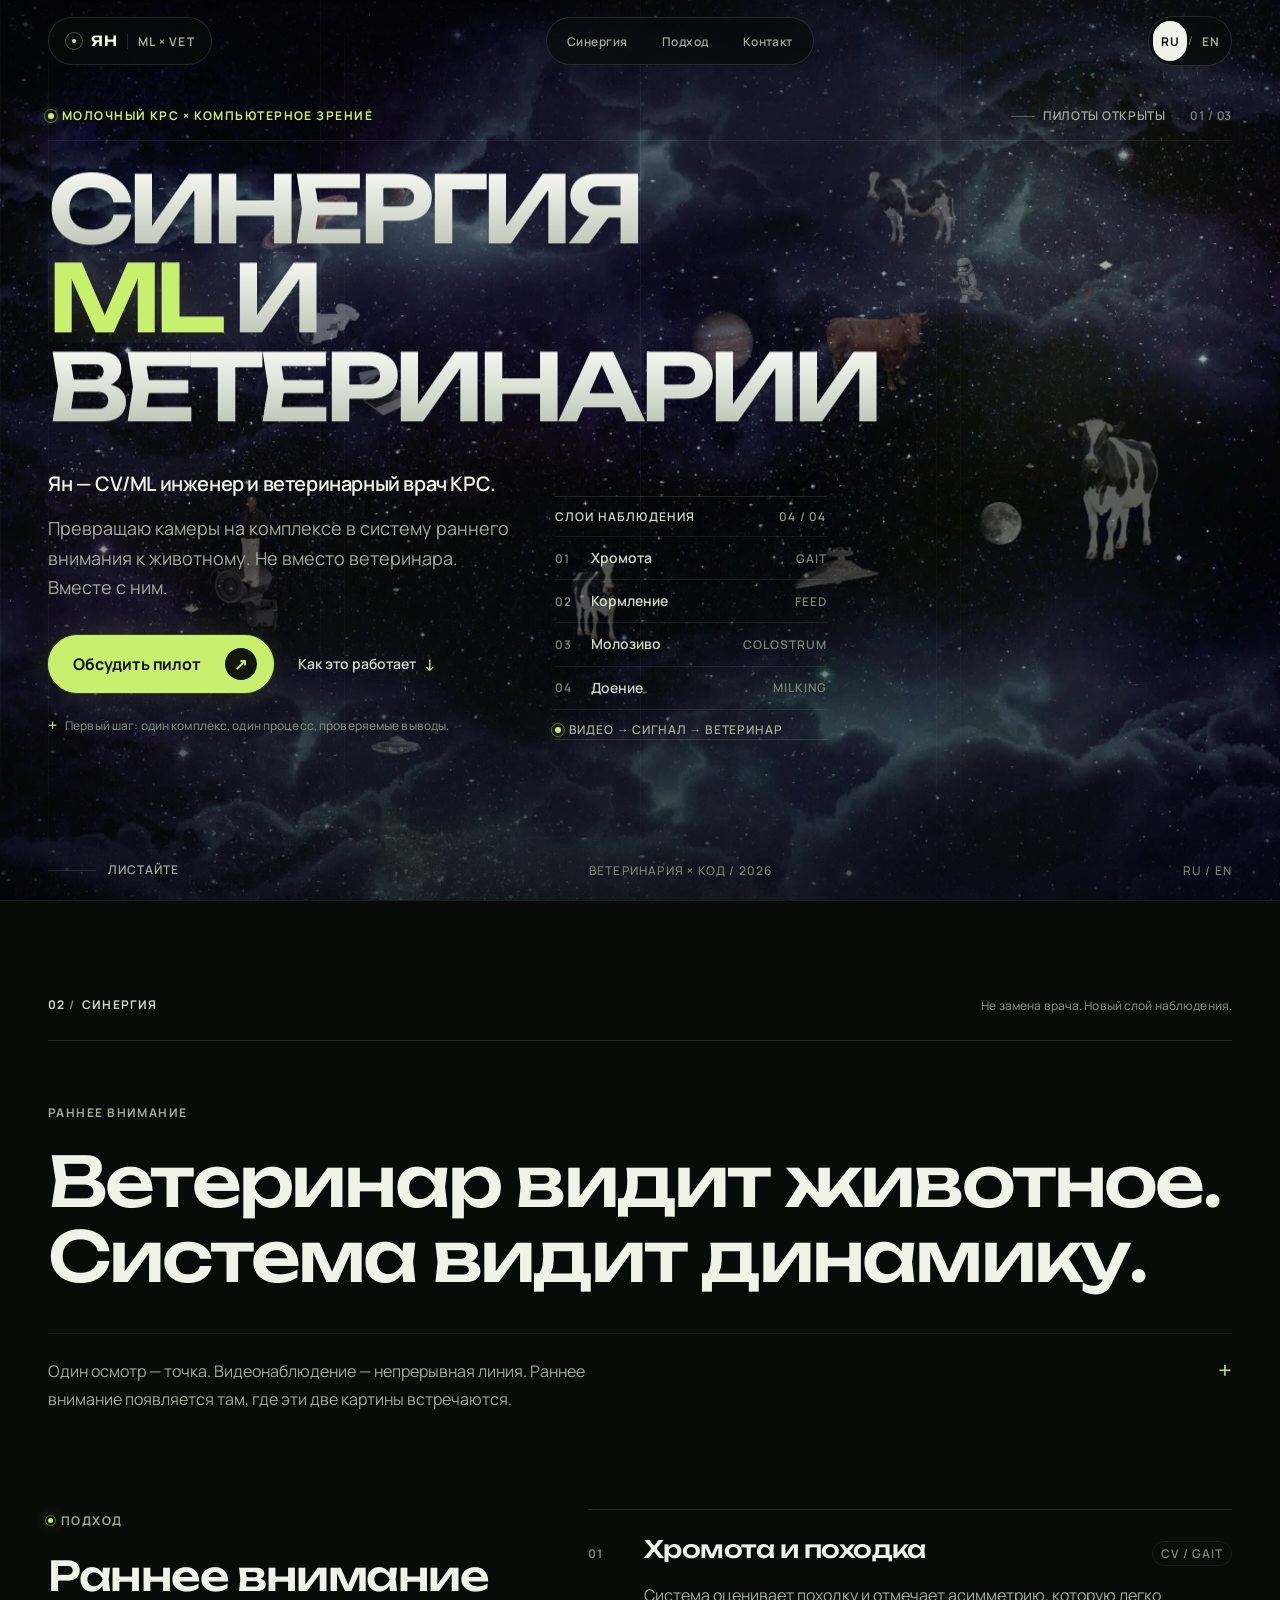
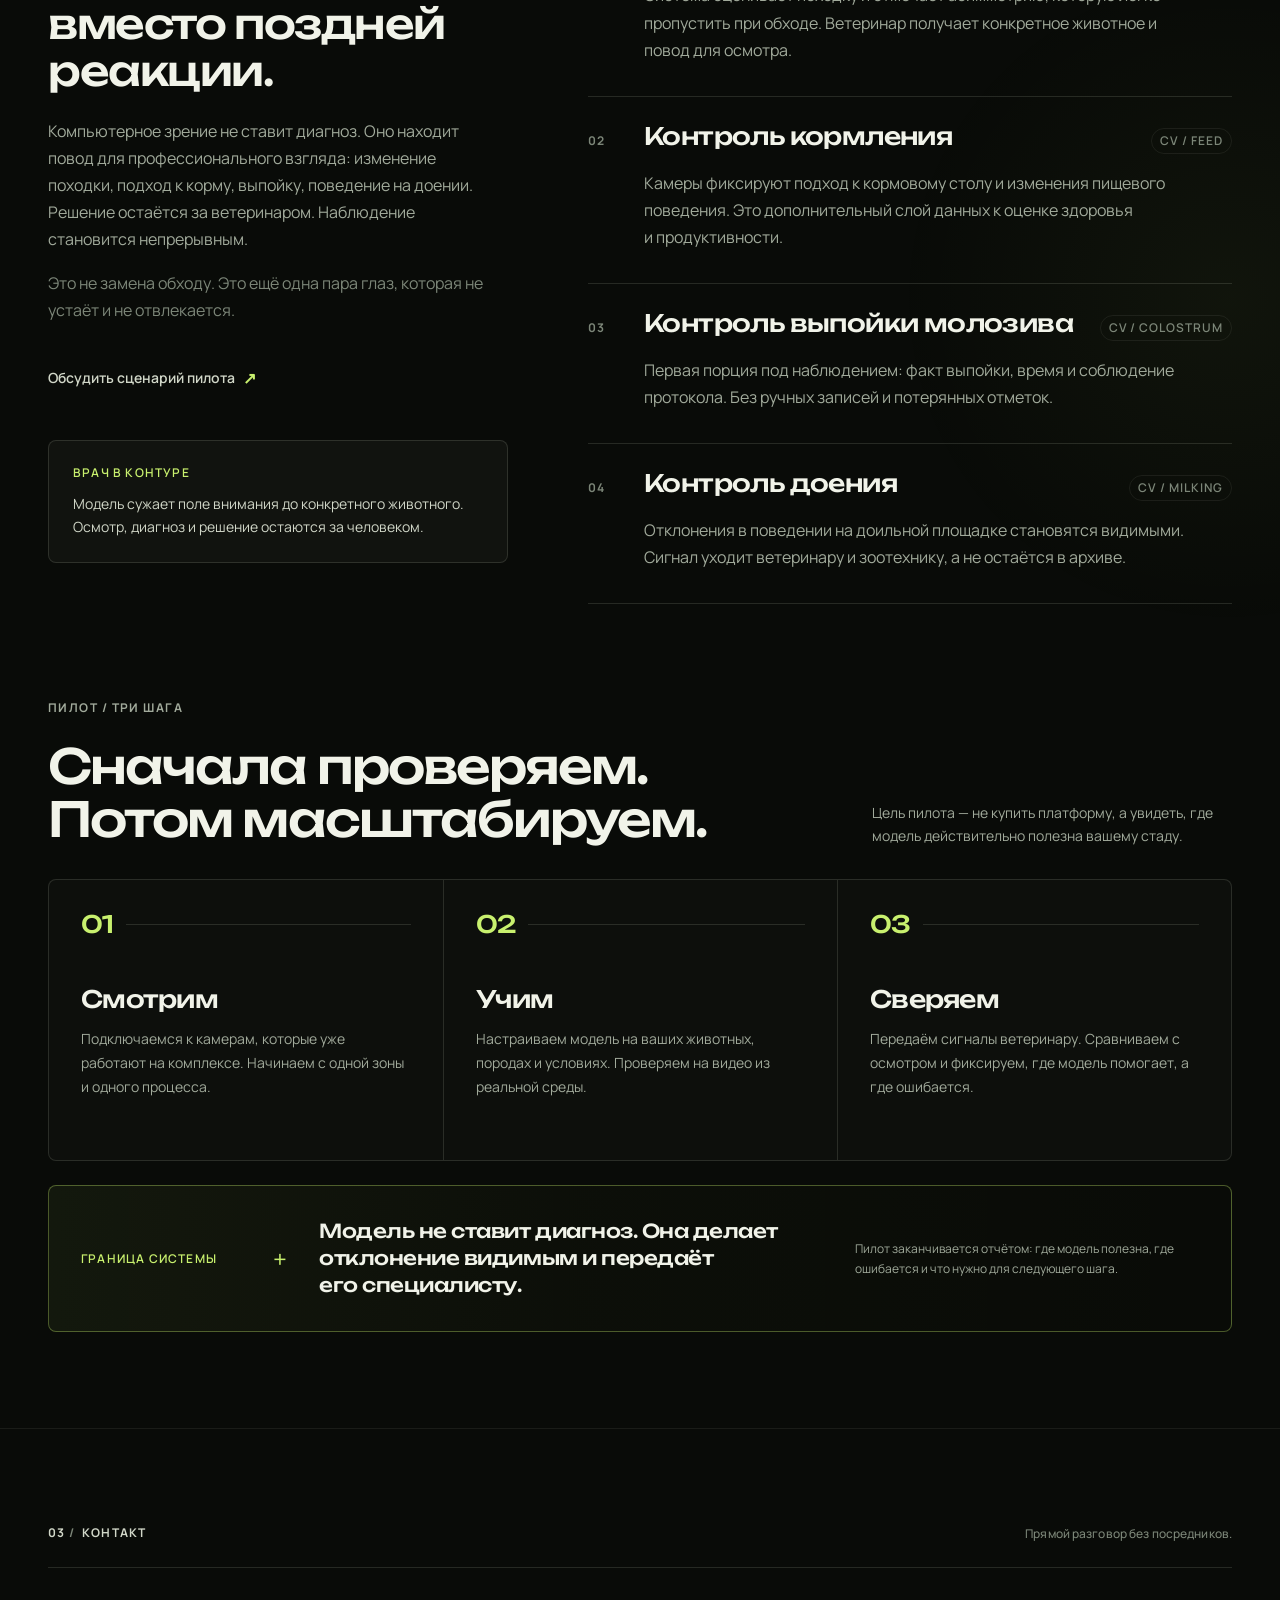
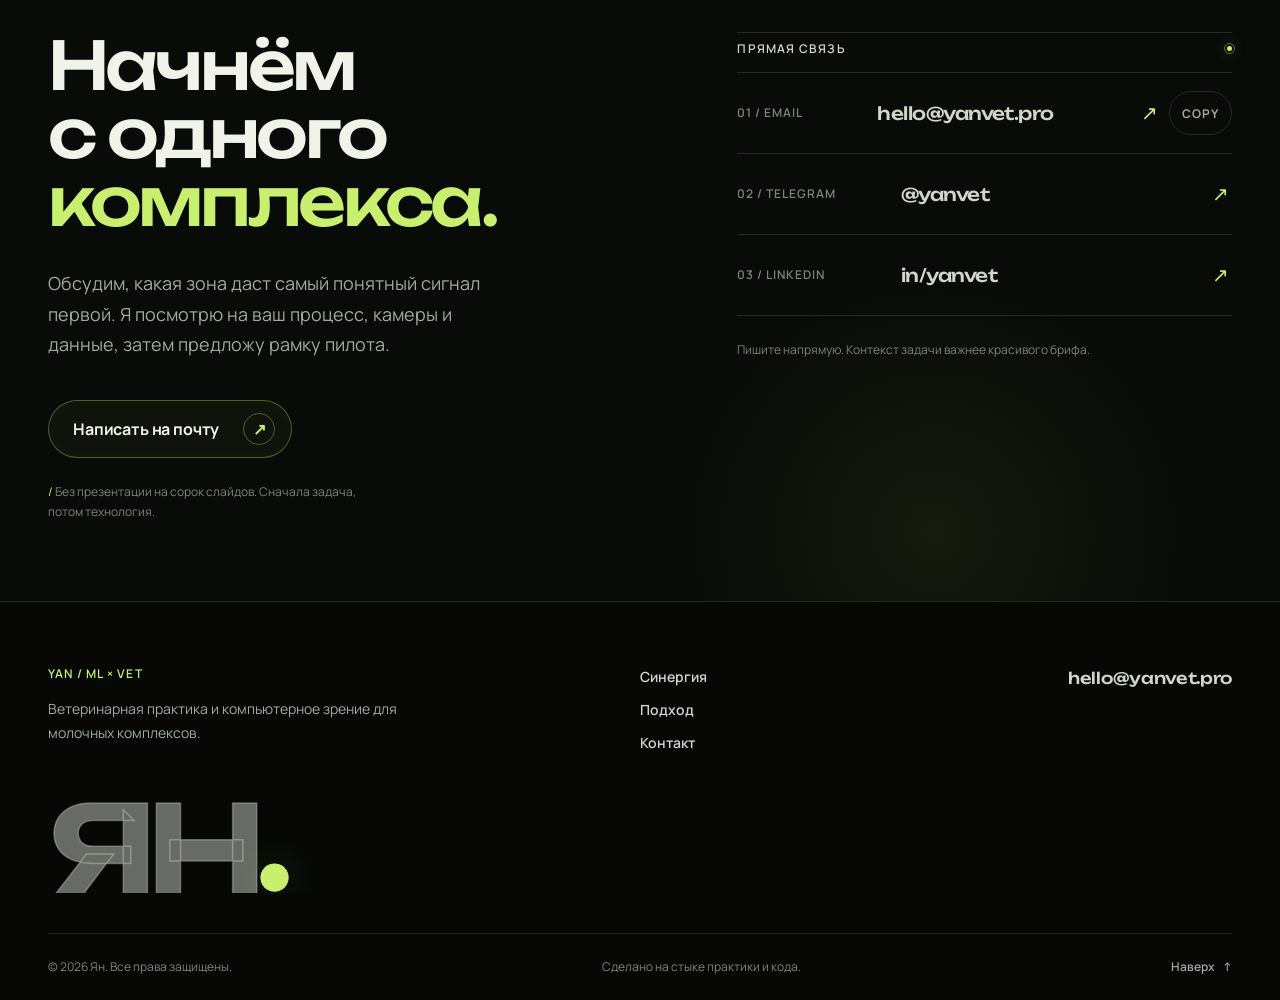
<file: index.html>
<!doctype html>
<html lang="ru" class="no-js">
<head>
  <meta charset="utf-8">
  <meta name="viewport" content="width=device-width, initial-scale=1">
  <meta name="color-scheme" content="dark">
  <meta name="theme-color" content="#090b08">
  <title>Ян — CV/ML инженер и ветеринарный врач КРС</title>
  <meta name="description" content="Компьютерное зрение для раннего внимания к хромоте, кормлению, молозиву и доению. Ян — CV/ML инженер и ветеринарный врач КРС. Пилот на одном комплексе.">
  <meta name="author" content="Ян">
  <meta name="robots" content="index, follow, max-image-preview:large">
  <meta property="og:type" content="website">
  <meta property="og:locale" content="ru_RU">
  <meta property="og:site_name" content="Ян. ML × VET">
  <meta property="og:title" content="Ян — синергия ML и ветеринарии">
  <meta property="og:description" content="Компьютерное зрение для раннего внимания к хромоте, кормлению, молозиву и доению. Пилот на одном комплексе.">
  <meta property="og:image" content="images/og-cover.jpg">
  <meta property="og:image:width" content="1200">
  <meta property="og:image:height" content="630">
  <meta property="og:image:alt" content="Синергия ML и ветеринарии — портфолио Яна">
  <meta name="twitter:card" content="summary_large_image">
  <meta name="twitter:title" content="Ян — синергия ML и ветеринарии">
  <meta name="twitter:description" content="Компьютерное зрение для раннего внимания к хромоте, кормлению, молозиву и доению.">
  <meta name="twitter:image" content="images/og-cover.jpg">
  <link rel="icon" type="image/png" href="images/favicon.png">
  <link rel="apple-touch-icon" href="images/favicon.png">
  <link rel="preload" href="fonts/unbounded-cyrillic.woff2" as="font" type="font/woff2" crossorigin>
  <link rel="preload" href="fonts/unbounded-latin.woff2" as="font" type="font/woff2" crossorigin>
  <link rel="preload" href="fonts/manrope-cyrillic.woff2" as="font" type="font/woff2" crossorigin>
  <link rel="stylesheet" href="style.css">
  <script>document.documentElement.classList.remove('no-js');document.documentElement.classList.add('js');</script>
  <script type="application/ld+json">
  {
    "@context": "https://schema.org",
    "@type": "Person",
    "name": "Ян",
    "jobTitle": ["CV/ML инженер", "Ветеринарный врач КРС"],
    "description": "Соединяю компьютерное зрение и ветеринарную практику для раннего внимания к здоровью молочного стада.",
    "knowsAbout": [
      "Computer vision",
      "Машинное обучение",
      "Ветеринария КРС",
      "Хромота КРС",
      "Контроль кормления",
      "Контроль выпойки молозива",
      "Контроль доения"
    ]
  }
  </script>
</head>
<body
  class="site"
  data-page="home"
  data-title-ru="Ян — CV/ML инженер и ветеринарный врач КРС"
  data-title-en="Yan — CV/ML engineer and dairy cattle veterinarian"
  data-desc-ru="Компьютерное зрение для раннего внимания к хромоте, кормлению, молозиву и доению. Ян — CV/ML инженер и ветеринарный врач КРС. Пилот на одном комплексе."
  data-desc-en="Computer vision for earlier attention to lameness, feeding, colostrum and milking. Yan is a CV/ML engineer and dairy cattle veterinarian. A pilot on one farm."
>
  <a class="skip-link" href="#main" data-ru="Перейти к содержанию" data-en="Skip to content">Перейти к содержанию</a>

  <div class="page-atmosphere" aria-hidden="true"></div>
  <div class="floating-objects" aria-hidden="true">
    <div class="floating-object floating-object--witness" data-path="rise" data-phase="0.30" data-speed="0.94">
      <img src="images/floating/witness.webp" alt="" width="180" height="468" decoding="async">
    </div>
    <div class="floating-object floating-object--moon" data-path="descend" data-phase="0.45" data-speed="1.04">
      <img src="images/floating/moon.webp" alt="" width="320" height="312" decoding="async">
    </div>
    <div class="floating-object floating-object--saturn" data-path="sweep" data-phase="0.24" data-speed="0.97">
      <img src="images/floating/saturn.webp" alt="" width="700" height="700" decoding="async">
    </div>
    <div class="floating-object floating-object--destroyer" data-path="under" data-phase="0.55" data-speed="1.06">
      <img src="images/floating/destroyer.webp" alt="" width="500" height="500" decoding="async">
    </div>
    <div class="floating-object floating-object--jupiter" data-path="reverse" data-phase="0.38" data-speed="0.92">
      <img src="images/floating/jupiter.webp" alt="" width="300" height="300" decoding="async">
    </div>
    <div class="floating-object floating-object--camera" data-path="fall" data-phase="0.30" data-speed="1.02">
      <img src="images/floating/camera.webp" alt="" width="620" height="414" decoding="async">
    </div>
    <div class="floating-object floating-object--trooper" data-path="upper" data-phase="0.62" data-speed="1.08">
      <img src="images/floating/trooper.webp" alt="" width="320" height="338" decoding="async">
    </div>
    <div class="floating-object floating-object--cow-front" data-path="diagonal" data-phase="0.36" data-speed="0.95">
      <img src="images/floating/cow-front.webp" alt="" width="360" height="384" decoding="async">
    </div>
    <div class="floating-object floating-object--cow-side" data-path="under" data-phase="0.72" data-speed="1.03">
      <img src="images/floating/cow-side.webp" alt="" width="300" height="466" decoding="async">
    </div>
    <div class="floating-object floating-object--saturn-second" data-path="rise" data-phase="0.60" data-speed="1.05">
      <img src="images/floating/saturn.webp" alt="" width="700" height="700" decoding="async">
    </div>
    <div class="floating-object floating-object--camera-grey" data-path="reverse" data-phase="0.68" data-speed="0.96">
      <img src="images/floating/camera-grey.webp" alt="" width="440" height="454" decoding="async">
    </div>
    <div class="floating-object floating-object--bull" data-path="sweep" data-phase="0.58" data-speed="1.01">
      <img src="images/floating/bull.webp" alt="" width="520" height="430" decoding="async">
    </div>
    <div class="floating-object floating-object--ufo" data-path="fall" data-phase="0.66" data-speed="0.93">
      <img src="images/floating/ufo.webp" alt="" width="320" height="320" decoding="async">
    </div>
    <div class="floating-object floating-object--holstein" data-path="diagonal" data-phase="0.68" data-speed="0.99">
      <img src="images/floating/cow.webp" alt="" width="820" height="820" decoding="async">
    </div>
    <div class="floating-object floating-object--laptop" data-path="upper" data-phase="0.28" data-speed="1.07">
      <img src="images/floating/laptop.webp" alt="" width="520" height="520" decoding="async">
    </div>
  </div>
  <div class="scroll-progress" aria-hidden="true"><span></span></div>
  <div class="cursor" aria-hidden="true"></div>

  <header class="site-header" data-header>
    <div class="header-shell">
      <a class="brand" href="#top" aria-label="Ян, на главную" data-aria-ru="Ян, на главную" data-aria-en="Yan, back to top">
        <span class="brand__mark" aria-hidden="true"><span></span></span>
        <span class="brand__name" data-ru="ЯН" data-en="YAN">ЯН</span>
        <span class="brand__descriptor">ML × VET</span>
      </a>

      <nav class="nav-pill" aria-label="Основная навигация" data-aria-ru="Основная навигация" data-aria-en="Main navigation">
        <a class="nav-pill__link" href="#synergy" data-nav-link="synergy">
          <span data-ru="Синергия" data-en="Synergy">Синергия</span>
        </a>
        <a class="nav-pill__link" href="#approach" data-nav-link="approach">
          <span data-ru="Подход" data-en="Approach">Подход</span>
        </a>
        <a class="nav-pill__link" href="#contact" data-nav-link="contact">
          <span data-ru="Контакт" data-en="Contact">Контакт</span>
        </a>
      </nav>

      <div class="header-actions">
        <div class="lang-switch" role="group" aria-label="Язык сайта" data-aria-ru="Язык сайта" data-aria-en="Site language">
          <button class="lang-switch__button is-active" type="button" data-set-lang="ru" aria-pressed="true">RU</button>
          <span class="lang-switch__divider" aria-hidden="true">/</span>
          <button class="lang-switch__button" type="button" data-set-lang="en" aria-pressed="false">EN</button>
        </div>
        <button class="menu-toggle" type="button" aria-expanded="false" aria-controls="mobile-menu" aria-label="Открыть меню" data-aria-ru="Открыть меню" data-aria-en="Open menu" data-menu-toggle>
          <span class="menu-toggle__text" data-menu-label data-ru="Меню" data-en="Menu">Меню</span>
          <span class="menu-toggle__icon" aria-hidden="true"><i></i><i></i></span>
        </button>
      </div>
    </div>
  </header>

  <div class="mobile-menu" id="mobile-menu" role="dialog" aria-modal="true" aria-label="Меню" data-aria-ru="Меню" data-aria-en="Menu" aria-hidden="true" inert data-mobile-menu>
    <div class="mobile-menu__noise" aria-hidden="true"></div>
    <div class="mobile-menu__inner">
      <p class="eyebrow"><span class="status-dot" aria-hidden="true"></span><span data-ru="Навигация по сайту" data-en="Site navigation">Навигация по сайту</span></p>
      <nav class="mobile-menu__nav" aria-label="Мобильная навигация" data-aria-ru="Мобильная навигация" data-aria-en="Mobile navigation">
        <a class="mobile-menu__link" href="#synergy" data-menu-close style="--item: 0">
          <span class="mobile-menu__index">01</span>
          <span data-ru="Синергия" data-en="Synergy">Синергия</span>
          <span class="mobile-menu__arrow" aria-hidden="true">↘</span>
        </a>
        <a class="mobile-menu__link" href="#approach" data-menu-close style="--item: 1">
          <span class="mobile-menu__index">02</span>
          <span data-ru="Подход" data-en="Approach">Подход</span>
          <span class="mobile-menu__arrow" aria-hidden="true">↘</span>
        </a>
        <a class="mobile-menu__link" href="#contact" data-menu-close style="--item: 2">
          <span class="mobile-menu__index">03</span>
          <span data-ru="Контакт" data-en="Contact">Контакт</span>
          <span class="mobile-menu__arrow" aria-hidden="true">↘</span>
        </a>
      </nav>
      <div class="mobile-menu__bottom">
        <a class="mobile-menu__mail" href="mailto:hello@yanvet.pro">hello@yanvet.pro</a>
        <div class="lang-switch lang-switch--menu" role="group" aria-label="Язык сайта" data-aria-ru="Язык сайта" data-aria-en="Site language">
          <button class="lang-switch__button is-active" type="button" data-set-lang="ru" aria-pressed="true">RU</button>
          <span class="lang-switch__divider" aria-hidden="true">/</span>
          <button class="lang-switch__button" type="button" data-set-lang="en" aria-pressed="false">EN</button>
        </div>
        <p class="mobile-menu__note"><span data-ru="Ветеринария КРС" data-en="Dairy cattle veterinary">Ветеринария КРС</span> <span aria-hidden="true">×</span> <span>CV / ML</span></p>
      </div>
    </div>
  </div>

  <main id="main" tabindex="-1">
    <section class="hero" id="top" aria-labelledby="hero-title">
      <div class="hero-grid" aria-hidden="true"></div>
      <div class="hero-glow" aria-hidden="true" data-parallax="0.075"></div>
      <div class="hero-media-glow" aria-hidden="true"></div>

      <div class="container hero__inner">
        <div class="hero-meta">
          <p class="eyebrow eyebrow--acid">
            <span class="status-dot" aria-hidden="true"></span>
            <span data-ru="Молочный КРС × компьютерное зрение" data-en="Dairy cattle × computer vision">Молочный КРС × компьютерное зрение</span>
          </p>
          <p class="hero-meta__status">
            <span data-ru="Пилоты открыты" data-en="Pilot slots open">Пилоты открыты</span>
            <span class="hero-meta__index">01 / 03</span>
          </p>
        </div>

        <h1 class="hero-title" id="hero-title" aria-label="Синергия ML и ветеринарии" data-aria-ru="Синергия ML и ветеринарии" data-aria-en="Synergy of ML and veterinary medicine">
          <span class="hero-title__line" aria-hidden="true">
            <span class="hero-title__inner" style="--line: 0" data-ru="СИНЕРГИЯ" data-en="SYNERGY">СИНЕРГИЯ</span>
          </span>
          <span class="hero-title__line" aria-hidden="true">
            <span class="hero-title__inner" style="--line: 1">
              <span class="hero-title__of" data-ru="" data-en="OF">OF</span><span class="hero-title__accent">ML</span> <span data-ru="И" data-en="AND">И</span>
            </span>
          </span>
          <span class="hero-title__line" aria-hidden="true">
            <span class="hero-title__inner" style="--line: 2" data-ru="ВЕТЕРИНАРИИ" data-en="VETERINARY">ВЕТЕРИНАРИИ</span>
          </span>
        </h1>

        <div class="hero-body">
          <div class="hero-copy">
            <p class="hero-name reveal" style="--reveal-delay: 80ms" data-ru="Ян — CV/ML инженер и ветеринарный врач КРС." data-en="Yan — CV/ML engineer and dairy cattle veterinarian.">Ян — CV/ML инженер и ветеринарный врач КРС.</p>
            <p class="hero-lead reveal" style="--reveal-delay: 160ms" data-ru="Превращаю камеры на комплексе в систему раннего внимания к животному. Не вместо ветеринара. Вместе с ним." data-en="I turn farm cameras into an early attention system for the herd. Not instead of the vet. Together with the vet.">Превращаю камеры на комплексе в систему раннего внимания к животному. Не вместо ветеринара. Вместе с ним.</p>
            <div class="hero-actions reveal" style="--reveal-delay: 240ms">
              <a class="button button--primary" href="#contact" aria-label="Связаться и обсудить пилот" data-aria-ru="Связаться и обсудить пилот" data-aria-en="Get in touch and discuss a pilot">
                <span data-ru="Обсудить пилот" data-en="Discuss a pilot">Обсудить пилот</span>
                <span class="button__icon" aria-hidden="true">↗</span>
              </a>
              <a class="text-link" href="#synergy">
                <span data-ru="Как это работает" data-en="How it works">Как это работает</span>
                <span aria-hidden="true">↓</span>
              </a>
            </div>
            <p class="hero-proof reveal" style="--reveal-delay: 320ms">
              <span class="hero-proof__mark" aria-hidden="true">+</span>
              <span data-ru="Первый шаг: один комплекс, один процесс, проверяемые выводы." data-en="First step: one farm, one process, verifiable findings.">Первый шаг: один комплекс, один процесс, проверяемые выводы.</span>
            </p>
          </div>

          <div class="signal-panel reveal" role="group" style="--reveal-delay: 200ms" aria-labelledby="signal-panel-title">
            <div class="signal-panel__head">
              <p class="micro" id="signal-panel-title" data-ru="Слои наблюдения" data-en="Observation layers">Слои наблюдения</p>
              <span class="micro micro--muted">04 / 04</span>
            </div>
            <ol class="signal-list">
              <li class="signal-list__row">
                <span class="signal-list__index">01</span>
                <span class="signal-list__name" data-ru="Хромота" data-en="Lameness">Хромота</span>
                <span class="signal-list__code">GAIT</span>
              </li>
              <li class="signal-list__row">
                <span class="signal-list__index">02</span>
                <span class="signal-list__name" data-ru="Кормление" data-en="Feeding">Кормление</span>
                <span class="signal-list__code">FEED</span>
              </li>
              <li class="signal-list__row">
                <span class="signal-list__index">03</span>
                <span class="signal-list__name" data-ru="Молозиво" data-en="Colostrum">Молозиво</span>
                <span class="signal-list__code">COLOSTRUM</span>
              </li>
              <li class="signal-list__row">
                <span class="signal-list__index">04</span>
                <span class="signal-list__name" data-ru="Доение" data-en="Milking">Доение</span>
                <span class="signal-list__code">MILKING</span>
              </li>
            </ol>
            <div class="signal-panel__foot">
              <span class="status-dot" aria-hidden="true"></span>
              <span data-ru="Видео → сигнал → ветеринар" data-en="Video → signal → vet">Видео → сигнал → ветеринар</span>
            </div>
          </div>

        </div>

        <div class="hero-foot">
          <a class="scroll-cue" href="#synergy" aria-label="Прокрутить к секции синергии" data-aria-ru="Прокрутить к секции синергии" data-aria-en="Scroll to the synergy section">
            <span class="scroll-cue__line" aria-hidden="true"></span>
            <span data-ru="Листайте" data-en="Scroll">Листайте</span>
          </a>
          <p class="micro micro--muted" data-ru="ВЕТЕРИНАРИЯ × КОД / 2026" data-en="VETERINARY × CODE / 2026">ВЕТЕРИНАРИЯ × КОД / 2026</p>
          <p class="micro micro--muted">RU / EN</p>
        </div>
      </div>
    </section>

    <section class="synergy" id="synergy" aria-labelledby="synergy-title">
      <div class="section-glow" aria-hidden="true"></div>
      <div class="container">
        <div class="section-heading reveal">
          <p class="section-index">02 <span>/</span> <span data-ru="Синергия" data-en="Synergy">Синергия</span></p>
          <p class="section-heading__note" data-ru="Не замена врача. Новый слой наблюдения." data-en="Not a replacement for the vet. A new observation layer.">Не замена врача. Новый слой наблюдения.</p>
        </div>

        <div class="manifesto">
          <p class="eyebrow reveal" data-ru="Раннее внимание" data-en="Earlier attention">Раннее внимание</p>
          <h2 class="statement" id="synergy-title">
            <span class="statement__line" data-split-line data-ru="Ветеринар видит животное." data-en="A vet sees the animal.">Ветеринар видит животное.</span>
            <span class="statement__line" data-split-line data-ru="Система видит динамику." data-en="The system sees the pattern.">Система видит динамику.</span>
          </h2>
          <div class="manifesto__foot reveal" style="--reveal-delay: 120ms">
            <p data-ru="Один осмотр — точка. Видеонаблюдение — непрерывная линия. Раннее внимание появляется там, где эти две картины встречаются." data-en="One examination is a point in time. Continuous video is a line. Earlier attention begins where these two views meet.">Один осмотр — точка. Видеонаблюдение — непрерывная линия. Раннее внимание появляется там, где эти две картины встречаются.</p>
            <span class="manifesto__mark" aria-hidden="true">+</span>
          </div>
        </div>

        <div class="approach" id="approach">
          <div class="approach__intro reveal">
            <p class="eyebrow"><span class="status-dot status-dot--small" aria-hidden="true"></span><span data-ru="Подход" data-en="Approach">Подход</span></p>
            <h3 class="approach__title" data-ru="Раннее внимание вместо поздней реакции." data-en="Earlier attention instead of late reaction.">Раннее внимание вместо поздней реакции.</h3>
            <p class="approach__body" data-ru="Компьютерное зрение не ставит диагноз. Оно находит повод для профессионального взгляда: изменение походки, подход к корму, выпойку, поведение на доении. Решение остаётся за ветеринаром. Наблюдение становится непрерывным." data-en="Computer vision does not diagnose. It finds a reason for a professional to look closer: a change in gait, feeding behaviour, colostrum intake, behaviour in the milking parlour. The decision stays with the vet. Observation becomes continuous.">Компьютерное зрение не ставит диагноз. Оно находит повод для профессионального взгляда: изменение походки, подход к корму, выпойку, поведение на доении. Решение остаётся за ветеринаром. Наблюдение становится непрерывным.</p>
            <p class="approach__body approach__body--muted" data-ru="Это не замена обходу. Это ещё одна пара глаз, которая не устаёт и не отвлекается." data-en="This is not a replacement for a walkthrough. It is another pair of eyes that does not get tired or distracted.">Это не замена обходу. Это ещё одна пара глаз, которая не устаёт и не отвлекается.</p>
            <a class="text-link text-link--arrow" href="#contact">
              <span data-ru="Обсудить сценарий пилота" data-en="Discuss a pilot scenario">Обсудить сценарий пилота</span>
              <span aria-hidden="true">↗</span>
            </a>
            <div class="principle">
              <span class="principle__label micro" data-ru="Врач в контуре" data-en="Vet in the loop">Врач в контуре</span>
              <p data-ru="Модель сужает поле внимания до конкретного животного. Осмотр, диагноз и решение остаются за человеком." data-en="The model narrows attention to one animal. The examination, the diagnosis and the decision remain human.">Модель сужает поле внимания до конкретного животного. Осмотр, диагноз и решение остаются за человеком.</p>
            </div>
          </div>

          <div class="capabilities" role="group" aria-label="Направления наблюдения" data-aria-ru="Направления наблюдения" data-aria-en="Observation areas">
            <article class="capability reveal" style="--reveal-delay: 40ms">
              <div class="capability__head">
                <span class="capability__number">01</span>
                <h3 class="capability__title" data-ru="Хромота и походка" data-en="Lameness and gait">Хромота и походка</h3>
                <span class="capability__tag">CV / GAIT</span>
              </div>
              <p class="capability__body" data-ru="Система оценивает походку и отмечает асимметрию, которую легко пропустить при обходе. Ветеринар получает конкретное животное и повод для осмотра." data-en="The system tracks gait and flags asymmetry that is easy to miss during a walkthrough. The vet gets a specific animal and a reason to examine it.">Система оценивает походку и отмечает асимметрию, которую легко пропустить при обходе. Ветеринар получает конкретное животное и повод для осмотра.</p>
            </article>

            <article class="capability reveal" style="--reveal-delay: 80ms">
              <div class="capability__head">
                <span class="capability__number">02</span>
                <h3 class="capability__title" data-ru="Контроль кормления" data-en="Feeding control">Контроль кормления</h3>
                <span class="capability__tag">CV / FEED</span>
              </div>
              <p class="capability__body" data-ru="Камеры фиксируют подход к кормовому столу и изменения пищевого поведения. Это дополнительный слой данных к оценке здоровья и продуктивности." data-en="Cameras record access to the feed alley and changes in feeding behaviour. Another layer of evidence for herd health and performance.">Камеры фиксируют подход к кормовому столу и изменения пищевого поведения. Это дополнительный слой данных к оценке здоровья и продуктивности.</p>
            </article>

            <article class="capability reveal" style="--reveal-delay: 120ms">
              <div class="capability__head">
                <span class="capability__number">03</span>
                <h3 class="capability__title" data-ru="Контроль выпойки молозива" data-en="Colostrum control">Контроль выпойки молозива</h3>
                <span class="capability__tag">CV / COLOSTRUM</span>
              </div>
              <p class="capability__body" data-ru="Первая порция под наблюдением: факт выпойки, время и соблюдение протокола. Без ручных записей и потерянных отметок." data-en="The first feed under observation: intake, timing and protocol compliance. No manual notes and no lost records.">Первая порция под наблюдением: факт выпойки, время и соблюдение протокола. Без ручных записей и потерянных отметок.</p>
            </article>

            <article class="capability reveal" style="--reveal-delay: 160ms">
              <div class="capability__head">
                <span class="capability__number">04</span>
                <h3 class="capability__title" data-ru="Контроль доения" data-en="Milking control">Контроль доения</h3>
                <span class="capability__tag">CV / MILKING</span>
              </div>
              <p class="capability__body" data-ru="Отклонения в поведении на доильной площадке становятся видимыми. Сигнал уходит ветеринару и зоотехнику, а не остаётся в архиве." data-en="Behavioural deviations in the milking parlour become visible. The signal goes to the vet and herd manager instead of sitting in an archive.">Отклонения в поведении на доильной площадке становятся видимыми. Сигнал уходит ветеринару и зоотехнику, а не остаётся в архиве.</p>
            </article>
          </div>
        </div>

        <div class="process">
          <div class="process__head reveal">
            <div>
              <p class="eyebrow" data-ru="Пилот / три шага" data-en="Pilot / three steps">Пилот / три шага</p>
              <h3 class="process__title" data-ru="Сначала проверяем. Потом масштабируем." data-en="First we verify. Then we scale.">Сначала проверяем. Потом масштабируем.</h3>
            </div>
            <p class="process__note" data-ru="Цель пилота — не купить платформу, а увидеть, где модель действительно полезна вашему стаду." data-en="The goal of a pilot is not to buy a platform. It is to see where the model is genuinely useful for your herd.">Цель пилота — не купить платформу, а увидеть, где модель действительно полезна вашему стаду.</p>
          </div>

          <ol class="process-grid">
            <li class="process-step reveal" style="--reveal-delay: 40ms">
              <div class="process-step__top">
                <span class="process-step__number">01</span>
                <span class="process-step__line" aria-hidden="true"></span>
              </div>
              <h4 data-ru="Смотрим" data-en="Observe">Смотрим</h4>
              <p data-ru="Подключаемся к камерам, которые уже работают на комплексе. Начинаем с одной зоны и одного процесса." data-en="We connect to the cameras already on the farm. We start with one area and one process.">Подключаемся к камерам, которые уже работают на комплексе. Начинаем с одной зоны и одного процесса.</p>
            </li>
            <li class="process-step reveal" style="--reveal-delay: 80ms">
              <div class="process-step__top">
                <span class="process-step__number">02</span>
                <span class="process-step__line" aria-hidden="true"></span>
              </div>
              <h4 data-ru="Учим" data-en="Train">Учим</h4>
              <p data-ru="Настраиваем модель на ваших животных, породах и условиях. Проверяем на видео из реальной среды." data-en="We tune the model to your animals, breeds and conditions. We test it on footage from the real environment.">Настраиваем модель на ваших животных, породах и условиях. Проверяем на видео из реальной среды.</p>
            </li>
            <li class="process-step reveal" style="--reveal-delay: 120ms">
              <div class="process-step__top">
                <span class="process-step__number">03</span>
                <span class="process-step__line" aria-hidden="true"></span>
              </div>
              <h4 data-ru="Сверяем" data-en="Verify">Сверяем</h4>
              <p data-ru="Передаём сигналы ветеринару. Сравниваем с осмотром и фиксируем, где модель помогает, а где ошибается." data-en="We pass the signals to the vet. We compare them with the examination and record where the model helps and where it fails.">Передаём сигналы ветеринару. Сравниваем с осмотром и фиксируем, где модель помогает, а где ошибается.</p>
            </li>
          </ol>

          <div class="note-band reveal" style="--reveal-delay: 80ms">
            <div class="note-band__label">
              <span class="micro" data-ru="Граница системы" data-en="System boundary">Граница системы</span>
              <span class="note-band__mark" aria-hidden="true">+</span>
            </div>
            <p class="note-band__statement" data-ru="Модель не ставит диагноз. Она делает отклонение видимым и передаёт его специалисту." data-en="The model does not make a diagnosis. It makes a deviation visible and passes it to a specialist.">Модель не ставит диагноз. Она делает отклонение видимым и передаёт его специалисту.</p>
            <p class="note-band__report" data-ru="Пилот заканчивается отчётом: где модель полезна, где ошибается и что нужно для следующего шага." data-en="The pilot ends with a report: where the model helps, where it fails, and what the next step requires.">Пилот заканчивается отчётом: где модель полезна, где ошибается и что нужно для следующего шага.</p>
          </div>
        </div>
      </div>
    </section>

    <section class="contact" id="contact" aria-labelledby="contact-title">
      <div class="contact-glow" aria-hidden="true"></div>
      <div class="container">
        <div class="section-heading reveal">
          <p class="section-index">03 <span>/</span> <span data-ru="Контакт" data-en="Contact">Контакт</span></p>
          <p class="section-heading__note" data-ru="Прямой разговор без посредников." data-en="A direct conversation, no middlemen.">Прямой разговор без посредников.</p>
        </div>

        <div class="contact-grid">
          <div class="contact-copy reveal">
            <h2 class="contact-title" id="contact-title">
              <span data-ru="Начнём" data-en="Start">Начнём</span>
              <span data-ru="с одного" data-en="with one">с одного</span>
              <span data-ru="комплекса." data-en="farm.">комплекса.</span>
            </h2>
            <p class="contact-lead" data-ru="Обсудим, какая зона даст самый понятный сигнал первой. Я посмотрю на ваш процесс, камеры и данные, затем предложу рамку пилота." data-en="Let us choose the area that will give the clearest signal first. I will look at your process, cameras and data, then propose a pilot frame.">Обсудим, какая зона даст самый понятный сигнал первой. Я посмотрю на ваш процесс, камеры и данные, затем предложу рамку пилота.</p>
            <!-- TODO: замените email в href, тексте и data-copy на свой. -->
            <a class="button button--outline" href="mailto:hello@yanvet.pro">
              <span data-ru="Написать на почту" data-en="Write an email">Написать на почту</span>
              <span class="button__icon" aria-hidden="true">↗</span>
            </a>
            <p class="contact-aside"><span aria-hidden="true">/</span> <span data-ru="Без презентации на сорок слайдов. Сначала задача, потом технология." data-en="No deck with forty slides. The problem first, the technology after.">Без презентации на сорок слайдов. Сначала задача, потом технология.</span></p>
          </div>

          <div class="contact-panel reveal" style="--reveal-delay: 120ms">
            <div class="contact-panel__head">
              <p class="micro" data-ru="Прямая связь" data-en="Direct contact">Прямая связь</p>
              <span class="status-dot status-dot--small" aria-hidden="true"></span>
            </div>

            <!-- TODO: замените email, Telegram и LinkedIn на реальные контакты. -->
            <div class="contact-row">
              <a class="contact-row__link" href="mailto:hello@yanvet.pro">
                <span class="contact-row__label">01 / EMAIL</span>
                <span class="contact-row__value">hello@yanvet.pro</span>
                <span class="contact-row__arrow" aria-hidden="true">↗</span>
              </a>
              <button class="copy-button" type="button" data-copy="hello@yanvet.pro" aria-label="Скопировать email" data-aria-ru="Скопировать email" data-aria-en="Copy email">
                <span class="copy-button__text">COPY</span>
              </button>
            </div>

            <div class="contact-row">
              <a class="contact-row__link" href="https://t.me/yanvet" target="_blank" rel="noopener noreferrer">
                <span class="contact-row__label">02 / TELEGRAM</span>
                <span class="contact-row__value">@yanvet</span>
                <span class="contact-row__arrow" aria-hidden="true">↗</span>
              </a>
            </div>

            <div class="contact-row">
              <a class="contact-row__link" href="https://www.linkedin.com/in/yanvet/" target="_blank" rel="noopener noreferrer">
                <span class="contact-row__label">03 / LINKEDIN</span>
                <span class="contact-row__value">in/yanvet</span>
                <span class="contact-row__arrow" aria-hidden="true">↗</span>
              </a>
            </div>

            <p class="contact-panel__note" data-ru="Пишите напрямую. Контекст задачи важнее красивого брифа." data-en="Write directly. The context of the task matters more than a polished brief.">Пишите напрямую. Контекст задачи важнее красивого брифа.</p>
          </div>
        </div>
      </div>
    </section>
  </main>

  <footer class="site-footer" aria-labelledby="footer-title">
    <div class="container">
      <div class="footer-top">
        <div class="footer-brand">
          <p class="micro" id="footer-title">YAN / ML × VET</p>
          <p data-ru="Ветеринарная практика и компьютерное зрение для молочных комплексов." data-en="Veterinary practice and computer vision for dairy farms.">Ветеринарная практика и компьютерное зрение для молочных комплексов.</p>
        </div>
        <nav class="footer-nav" aria-label="Навигация в подвале" data-aria-ru="Навигация в подвале" data-aria-en="Footer navigation">
          <a href="#synergy" data-ru="Синергия" data-en="Synergy">Синергия</a>
          <a href="#approach" data-ru="Подход" data-en="Approach">Подход</a>
          <a href="#contact" data-ru="Контакт" data-en="Contact">Контакт</a>
        </nav>
        <a class="footer-mail" href="mailto:hello@yanvet.pro">hello@yanvet.pro</a>
      </div>

      <div class="footer-word" aria-hidden="true">
        <span data-ru="ЯН" data-en="YAN">ЯН</span><span class="footer-word__dot">.</span>
      </div>

      <div class="footer-bottom">
        <p>© <span data-year>2026</span> <span data-ru="Ян. Все права защищены." data-en="Yan. All rights reserved.">Ян. Все права защищены.</span></p>
        <p data-ru="Сделано на стыке практики и кода." data-en="Made where practice meets code.">Сделано на стыке практики и кода.</p>
        <a class="footer-top-link" href="#top">
          <span data-ru="Наверх" data-en="Back to top">Наверх</span>
          <span aria-hidden="true">↑</span>
        </a>
      </div>
    </div>
  </footer>

  <div class="toast" role="status" aria-live="polite" aria-atomic="true" data-toast></div>

  <script src="vendor/lenis.min.js" defer></script>
  <script src="script.js" defer></script>
</body>
</html>
</file>
<file: style.css>
/* ==========================================================================
   YAN / ML Г— VET
   Local Google Fonts: Unbounded (display) and Manrope (text).
   The font files are served from /fonts. No remote font dependency.
   ========================================================================== */

/* cyrillic-ext */
@font-face {
  font-family: 'Manrope';
  font-style: normal;
  font-weight: 200 800;
  font-display: swap;
  src: url('fonts/manrope-cyrillic-ext.woff2') format('woff2');
  unicode-range: U+0460-052F, U+1C80-1C8A, U+20B4, U+2DE0-2DFF, U+A640-A69F, U+FE2E-FE2F;
}
/* cyrillic */
@font-face {
  font-family: 'Manrope';
  font-style: normal;
  font-weight: 200 800;
  font-display: swap;
  src: url('fonts/manrope-cyrillic.woff2') format('woff2');
  unicode-range: U+0301, U+0400-045F, U+0490-0491, U+04B0-04B1, U+2116;
}
/* latin-ext */
@font-face {
  font-family: 'Manrope';
  font-style: normal;
  font-weight: 200 800;
  font-display: swap;
  src: url('fonts/manrope-latin-ext.woff2') format('woff2');
  unicode-range: U+0100-02BA, U+02BD-02C5, U+02C7-02CC, U+02CE-02D7, U+02DD-02FF, U+0304, U+0308, U+0329, U+1D00-1DBF, U+1E00-1E9F, U+1EF2-1EFF, U+2020, U+20A0-20AB, U+20AD-20C4, U+2113, U+2C60-2C7F, U+A720-A7FF;
}
/* latin */
@font-face {
  font-family: 'Manrope';
  font-style: normal;
  font-weight: 200 800;
  font-display: swap;
  src: url('fonts/manrope-latin.woff2') format('woff2');
  unicode-range: U+0000-00FF, U+0131, U+0152-0153, U+02BB-02BC, U+02C6, U+02DA, U+02DC, U+0304, U+0308, U+0329, U+2000-206F, U+20AC, U+2122, U+2191, U+2193, U+2212, U+2215, U+FEFF, U+FFFD;
}
/* cyrillic-ext */
@font-face {
  font-family: 'Unbounded';
  font-style: normal;
  font-weight: 200 900;
  font-display: swap;
  src: url('fonts/unbounded-cyrillic-ext.woff2') format('woff2');
  unicode-range: U+0460-052F, U+1C80-1C8A, U+20B4, U+2DE0-2DFF, U+A640-A69F, U+FE2E-FE2F;
}
/* cyrillic */
@font-face {
  font-family: 'Unbounded';
  font-style: normal;
  font-weight: 200 900;
  font-display: swap;
  src: url('fonts/unbounded-cyrillic.woff2') format('woff2');
  unicode-range: U+0301, U+0400-045F, U+0490-0491, U+04B0-04B1, U+2116;
}
/* latin-ext */
@font-face {
  font-family: 'Unbounded';
  font-style: normal;
  font-weight: 200 900;
  font-display: swap;
  src: url('fonts/unbounded-latin-ext.woff2') format('woff2');
  unicode-range: U+0100-02BA, U+02BD-02C5, U+02C7-02CC, U+02CE-02D7, U+02DD-02FF, U+0304, U+0308, U+0329, U+1D00-1DBF, U+1E00-1E9F, U+1EF2-1EFF, U+2020, U+20A0-20AB, U+20AD-20C4, U+2113, U+2C60-2C7F, U+A720-A7FF;
}
/* latin */
@font-face {
  font-family: 'Unbounded';
  font-style: normal;
  font-weight: 200 900;
  font-display: swap;
  src: url('fonts/unbounded-latin.woff2') format('woff2');
  unicode-range: U+0000-00FF, U+0131, U+0152-0153, U+02BB-02BC, U+02C6, U+02DA, U+02DC, U+0304, U+0308, U+0329, U+2000-206F, U+20AC, U+2122, U+2191, U+2193, U+2212, U+2215, U+FEFF, U+FFFD;
}

:root {
  --bg: #090b08;
  --bg-deep: #060806;
  --bg-raised: #0d110c;
  --surface: rgba(238, 246, 226, 0.035);
  --surface-acid: rgba(200, 240, 110, 0.045);
  --ink: #f1f3e9;
  --ink-soft: #d1d7c8;
  --muted: #a1aa9b;
  --faint: #7c8678;
  --acid: #c8f06e;
  --acid-bright: #dcfb96;
  --acid-deep: #a5ca52;
  --acid-rgb: 200, 240, 110;
  --line: rgba(234, 243, 225, 0.13);
  --line-soft: rgba(234, 243, 225, 0.075);
  --line-acid: rgba(200, 240, 110, 0.34);
  --font-display: 'Unbounded', sans-serif;
  --font-text: 'Manrope', sans-serif;
  --container: 1360px;
  --gutter: clamp(1.5rem, 4vw, 3rem);
  --radius: 8px;
  --radius-pill: 999px;
  --ease-out: cubic-bezier(0.16, 1, 0.3, 1);
  --ease: cubic-bezier(0.22, 1, 0.36, 1);
  --ease-io: cubic-bezier(0.65, 0, 0.35, 1);
  --header-top: 1rem;
  --header-height: 48px;
}

*,
*::before,
*::after {
  box-sizing: border-box;
}

html {
  scroll-behavior: smooth;
  scroll-padding-top: 112px;
  overflow-x: clip;
}

html.lenis,
html.lenis body {
  height: auto;
}

html.lenis {
  scroll-behavior: auto;
}

.lenis.lenis-smooth {
  scroll-behavior: auto !important;
}

.lenis.lenis-smooth [data-lenis-prevent] {
  overscroll-behavior: contain;
}

.lenis.lenis-stopped {
  overflow: hidden;
}

.lenis.lenis-scrolling iframe {
  pointer-events: none;
}

body {
  margin: 0;
  min-width: 320px;
  min-height: 100%;
  overflow-x: clip;
  background: var(--bg);
  color: var(--ink);
  font-family: var(--font-text);
  font-size: 1rem;
  line-height: 1.6;
  font-weight: 400;
  -webkit-font-smoothing: antialiased;
  -moz-osx-font-smoothing: grayscale;
  text-rendering: optimizeLegibility;
}

body.is-menu-open {
  overflow: hidden;
}

::selection {
  background: var(--acid);
  color: var(--bg-deep);
}

h1,
h2,
h3,
h4,
p,
figure,
blockquote {
  margin: 0;
}

h1,
h2,
h3,
h4 {
  font-weight: inherit;
  text-wrap: balance;
}

p {
  text-wrap: pretty;
}

ul,
ol {
  margin: 0;
  padding: 0;
  list-style: none;
}

a {
  color: inherit;
  text-decoration: none;
}

button {
  margin: 0;
  border: 0;
  border-radius: 0;
  color: inherit;
  font: inherit;
  background: none;
  cursor: pointer;
}

img,
picture {
  display: block;
  max-width: 100%;
}

img {
  height: auto;
}

button,
a {
  -webkit-tap-highlight-color: transparent;
}

:focus-visible {
  outline: 2px solid var(--acid);
  outline-offset: 4px;
}

.sr-only {
  position: absolute !important;
  width: 1px !important;
  height: 1px !important;
  padding: 0 !important;
  margin: -1px !important;
  overflow: hidden !important;
  clip: rect(0, 0, 0, 0) !important;
  white-space: nowrap !important;
  border: 0 !important;
}

.skip-link {
  position: fixed;
  top: 8px;
  left: 16px;
  z-index: 1000;
  padding: 12px 16px;
  border: 1px solid var(--acid);
  border-radius: var(--radius-pill);
  background: var(--bg-deep);
  color: var(--acid);
  font-size: 0.75rem;
  font-weight: 700;
  letter-spacing: 0.08em;
  text-transform: uppercase;
  transform: translateY(-180%);
  transition: transform 0.3s var(--ease-out);
}

.skip-link:focus {
  transform: translateY(0);
}

.container {
  width: min(calc(100% - var(--gutter) * 2), var(--container));
  margin-inline: auto;
}

.micro {
  font-size: 0.75rem;
  font-weight: 600;
  line-height: 1.25;
  letter-spacing: 0.1em;
  text-transform: uppercase;
}

.micro--muted {
  color: var(--muted);
  font-weight: 500;
}

.eyebrow {
  display: flex;
  align-items: center;
  gap: 8px;
  color: var(--muted);
  font-size: 0.75rem;
  font-weight: 700;
  line-height: 1.3;
  letter-spacing: 0.12em;
  text-transform: uppercase;
}

.eyebrow--acid {
  color: var(--acid);
}

.status-dot {
  position: relative;
  display: inline-block;
  flex: 0 0 auto;
  width: 6px;
  height: 6px;
  border-radius: 50%;
  background: var(--acid);
  box-shadow: 0 0 14px rgba(var(--acid-rgb), 0.65);
}

.status-dot::after {
  content: '';
  position: absolute;
  inset: -4px;
  border: 1px solid rgba(var(--acid-rgb), 0.4);
  border-radius: inherit;
  animation: status-pulse 2.8s var(--ease-out) infinite;
}

.status-dot--small {
  width: 5px;
  height: 5px;
}

.status-dot--small::after {
  inset: -3px;
}

@keyframes status-pulse {
  0% {
    transform: scale(0.7);
    opacity: 0.75;
  }
  65%,
  100% {
    transform: scale(1.65);
    opacity: 0;
  }
}

/* --------------------------------------------------------------------------
   Page atmosphere
   -------------------------------------------------------------------------- */

.page-atmosphere {
  position: fixed;
  inset: 0;
  z-index: -2;
  overflow: hidden;
  pointer-events: none;
  background-color: #04060b;
  background-image:
    linear-gradient(180deg, rgba(3, 5, 9, 0.54) 0%, rgba(3, 5, 9, 0.3) 36%, rgba(3, 5, 9, 0.46) 72%, rgba(3, 5, 9, 0.64) 100%),
    url('images/sacebackgraund.jpg');
  background-image:
    linear-gradient(180deg, rgba(3, 5, 9, 0.54) 0%, rgba(3, 5, 9, 0.3) 36%, rgba(3, 5, 9, 0.46) 72%, rgba(3, 5, 9, 0.64) 100%),
    image-set(
      url('images/opt/sacebackgraund.webp') type('image/webp'),
      url('images/sacebackgraund.jpg') type('image/jpeg')
    );
  background-position: center 44%;
  background-repeat: no-repeat;
  background-size: cover;
}

.page-atmosphere::before {
  content: '';
  position: absolute;
  top: 0;
  bottom: 0;
  left: 50%;
  width: min(calc(100% - var(--gutter) * 2), var(--container));
  transform: translateX(-50%);
  background-image: linear-gradient(to right, var(--line-soft) 1px, transparent 1px);
  background-size: 25% 100%;
  opacity: 0.42;
  -webkit-mask-image: linear-gradient(to bottom, transparent, #000 8%, #000 82%, transparent);
  mask-image: linear-gradient(to bottom, transparent, #000 8%, #000 82%, transparent);
}

.page-atmosphere::after {
  content: '';
  position: absolute;
  inset: 0;
  background:
    radial-gradient(circle at 76% 8%, rgba(var(--acid-rgb), 0.06), transparent 28rem),
    radial-gradient(circle at 12% 54%, rgba(var(--acid-rgb), 0.035), transparent 32rem),
    radial-gradient(circle at 50% 110%, rgba(44, 63, 39, 0.2), transparent 38rem);
}

.scroll-progress {
  position: fixed;
  top: 0;
  left: 0;
  z-index: 300;
  width: 100%;
  height: 2px;
  pointer-events: none;
}

.scroll-progress span {
  display: block;
  width: 100%;
  height: 100%;
  background: var(--acid);
  box-shadow: 0 0 16px rgba(var(--acid-rgb), 0.45);
  transform: scaleX(0);
  transform-origin: left center;
  will-change: transform;
}

/* --------------------------------------------------------------------------
   Cursor follower
   -------------------------------------------------------------------------- */

.cursor {
  position: fixed;
  top: 0;
  left: 0;
  z-index: 500;
  width: 0;
  height: 0;
  pointer-events: none;
  opacity: 0;
  transition: opacity 0.25s var(--ease);
}

html.has-cursor .cursor {
  opacity: 1;
}

.cursor__dot {
  position: absolute;
  top: 0;
  left: 0;
  width: 4px;
  height: 4px;
  border-radius: 50%;
  background: var(--acid);
  box-shadow: 0 0 12px rgba(var(--acid-rgb), 0.75);
  transform: translate(-50%, -50%);
}

.cursor.is-hidden {
  opacity: 0;
}

@media (pointer: coarse), (prefers-reduced-motion: reduce) {
  .cursor {
    display: none;
  }
}

/* --------------------------------------------------------------------------
   Header
   -------------------------------------------------------------------------- */

.site-header {
  position: fixed;
  top: var(--header-top);
  left: 0;
  z-index: 120;
  width: 100%;
  padding-inline: var(--gutter);
  pointer-events: none;
}

.header-shell {
  display: flex;
  pointer-events: auto;
  align-items: center;
  justify-content: space-between;
  width: min(100%, 1400px);
  margin-inline: auto;
  gap: 16px;
}

.brand {
  display: inline-flex;
  align-items: center;
  flex: 0 0 auto;
  min-height: 48px;
  gap: 8px;
  padding: 8px 16px;
  border: 1px solid var(--line);
  border-radius: var(--radius-pill);
  background: rgba(9, 11, 8, 0.68);
  -webkit-backdrop-filter: blur(18px) saturate(1.2);
  backdrop-filter: blur(18px) saturate(1.2);
  transition: border-color 0.3s var(--ease), background-color 0.3s var(--ease);
}

.brand:hover {
  border-color: var(--line-acid);
  background: rgba(13, 17, 12, 0.86);
}

.brand__mark {
  display: grid;
  place-items: center;
  width: 18px;
  height: 18px;
  border: 1px solid var(--line-acid);
  border-radius: 50%;
}

.brand__mark span {
  display: block;
  width: 4px;
  height: 4px;
  border-radius: 50%;
  background: var(--acid);
  box-shadow: 0 0 8px rgba(var(--acid-rgb), 0.65);
}

.brand__name {
  font-family: var(--font-display);
  font-size: 0.875rem;
  font-weight: 600;
  line-height: 1;
  letter-spacing: 0.04em;
}

.brand__descriptor {
  margin-left: 2px;
  padding-left: 10px;
  border-left: 1px solid var(--line);
  color: var(--muted);
  font-size: 0.75rem;
  font-weight: 700;
  line-height: 1.25;
  letter-spacing: 0.1em;
}

.nav-pill {
  display: flex;
  align-items: center;
  gap: 2px;
  padding: 4px;
  border: 1px solid var(--line);
  border-radius: var(--radius-pill);
  background: rgba(9, 11, 8, 0.63);
  -webkit-backdrop-filter: blur(18px) saturate(1.2);
  backdrop-filter: blur(18px) saturate(1.2);
}

.nav-pill__link {
  display: inline-flex;
  align-items: center;
  min-height: 38px;
  padding: 8px 16px;
  border-radius: var(--radius-pill);
  color: var(--muted);
  font-size: 0.75rem;
  font-weight: 600;
  line-height: 1.25;
  letter-spacing: 0.04em;
  transition: color 0.3s var(--ease), background-color 0.3s var(--ease);
}

.nav-pill__link:hover,
.nav-pill__link.is-active {
  color: var(--ink);
  background: var(--surface);
}

.nav-pill__link.is-active::before {
  content: '';
  width: 5px;
  height: 5px;
  margin-right: 7px;
  border-radius: 50%;
  background: var(--acid);
  box-shadow: 0 0 8px rgba(var(--acid-rgb), 0.5);
}

.header-actions {
  display: flex;
  align-items: center;
  justify-content: flex-end;
  flex: 0 0 auto;
  gap: 8px;
}

.lang-switch {
  display: flex;
  align-items: center;
  gap: 1px;
  min-height: 48px;
  padding: 4px;
  border: 1px solid var(--line);
  border-radius: var(--radius-pill);
  background: rgba(9, 11, 8, 0.66);
  -webkit-backdrop-filter: blur(18px) saturate(1.2);
  backdrop-filter: blur(18px) saturate(1.2);
}

.lang-switch__button {
  display: grid;
  place-items: center;
  min-width: 32px;
  min-height: 40px;
  padding: 4px 8px;
  border-radius: var(--radius-pill);
  color: var(--muted);
  font-size: 0.75rem;
  font-weight: 700;
  line-height: 1.25;
  letter-spacing: 0.04em;
  transition: color 0.3s var(--ease), background-color 0.3s var(--ease);
}

.lang-switch__button:hover {
  color: var(--ink);
}

.lang-switch__button.is-active {
  color: var(--bg-deep);
  background: var(--ink);
}

.lang-switch__divider {
  color: var(--faint);
  font-size: 0.75rem;
  line-height: 1;
}

.menu-toggle {
  display: none;
  align-items: center;
  justify-content: center;
  gap: 12px;
  min-height: 48px;
  padding: 8px 16px;
  border: 1px solid var(--line);
  border-radius: var(--radius-pill);
  background: rgba(9, 11, 8, 0.7);
  -webkit-backdrop-filter: blur(18px) saturate(1.2);
  backdrop-filter: blur(18px) saturate(1.2);
  color: var(--ink);
}

.menu-toggle__text {
  font-size: 0.75rem;
  font-weight: 700;
  line-height: 1.25;
  letter-spacing: 0.06em;
  text-transform: uppercase;
}

.menu-toggle__icon {
  position: relative;
  display: block;
  width: 16px;
  height: 10px;
}

.menu-toggle__icon i {
  position: absolute;
  left: 0;
  display: block;
  width: 100%;
  height: 1px;
  background: currentColor;
  transition: transform 0.4s var(--ease-out), top 0.4s var(--ease-out), opacity 0.3s var(--ease);
}

.menu-toggle__icon i:first-child {
  top: 1px;
}

.menu-toggle__icon i:last-child {
  top: 8px;
}

.menu-toggle[aria-expanded='true'] .menu-toggle__icon i:first-child {
  top: 5px;
  transform: rotate(45deg);
}

.menu-toggle[aria-expanded='true'] .menu-toggle__icon i:last-child {
  top: 5px;
  transform: rotate(-45deg);
}

/* --------------------------------------------------------------------------
   Mobile menu
   -------------------------------------------------------------------------- */

.mobile-menu {
  position: fixed;
  inset: 0;
  z-index: 110;
  display: none;
  padding: calc(var(--header-top) + var(--header-height) + 40px) var(--gutter) 32px;
  overflow-y: auto;
  overscroll-behavior: contain;
  background: rgba(6, 8, 6, 0.985);
  -webkit-backdrop-filter: blur(20px) saturate(0.8);
  backdrop-filter: blur(20px) saturate(0.8);
  opacity: 0;
  visibility: hidden;
  pointer-events: none;
  transition: opacity 0.4s var(--ease), visibility 0.4s var(--ease);
}

.mobile-menu.is-open {
  opacity: 1;
  visibility: visible;
  pointer-events: auto;
}

.mobile-menu__noise {
  position: absolute;
  inset: 0;
  pointer-events: none;
  background-image:
    linear-gradient(to right, var(--line-soft) 1px, transparent 1px),
    linear-gradient(to bottom, var(--line-soft) 1px, transparent 1px);
  background-size: 25% 100%, 100% 96px;
  opacity: 0.32;
  -webkit-mask-image: radial-gradient(circle at 50% 30%, #000, transparent 78%);
  mask-image: radial-gradient(circle at 50% 30%, #000, transparent 78%);
}

.mobile-menu__inner {
  position: relative;
  display: flex;
  flex-direction: column;
  width: min(100%, 680px);
  min-height: 100%;
  margin-inline: auto;
}

.mobile-menu__nav {
  margin-top: 40px;
  border-top: 1px solid var(--line);
}

.mobile-menu__link {
  display: grid;
  grid-template-columns: 40px 1fr auto;
  align-items: center;
  gap: 16px;
  padding-block: 24px;
  border-bottom: 1px solid var(--line);
  opacity: 0;
  transform: translateY(24px);
  transition:
    opacity 0.4s var(--ease-out),
    transform 0.4s var(--ease-out),
    color 0.3s var(--ease);
  transition-delay: calc(var(--item) * 60ms);
}

.mobile-menu.is-open .mobile-menu__link {
  opacity: 1;
  transform: translateY(0);
}

.mobile-menu__link > span:nth-child(2) {
  font-family: var(--font-display);
  font-size: clamp(1.875rem, 7vw, 3rem);
  font-weight: 500;
  line-height: 1.1;
  letter-spacing: -0.03em;
}

.mobile-menu__index {
  color: var(--faint);
  font-size: 0.75rem;
  font-weight: 600;
  letter-spacing: 0.08em;
}

.mobile-menu__arrow {
  color: var(--acid);
  font-size: 1.5rem;
  line-height: 1;
  transform: rotate(0deg);
  transition: transform 0.4s var(--ease-out);
}

.mobile-menu__link:hover,
.mobile-menu__link.is-active {
  color: var(--acid);
}

.mobile-menu__link.is-active .mobile-menu__index {
  color: var(--acid);
}

.mobile-menu__link:hover .mobile-menu__arrow {
  transform: rotate(45deg);
}

.mobile-menu__bottom {
  display: flex;
  flex-wrap: wrap;
  align-items: center;
  justify-content: space-between;
  gap: 16px;
  margin-top: auto;
  padding-top: 48px;
}

.mobile-menu__mail {
  font-family: var(--font-display);
  font-size: 1.125rem;
  font-weight: 500;
  letter-spacing: -0.02em;
}

.mobile-menu__mail:hover {
  color: var(--acid);
}

.mobile-menu__note {
  width: 100%;
  color: var(--faint);
  font-size: 0.75rem;
  font-weight: 600;
  letter-spacing: 0.1em;
  text-transform: uppercase;
}

.lang-switch--menu {
  background: transparent;
}

.mobile-menu .lang-switch__button {
  min-width: 44px;
  min-height: 44px;
}

/* --------------------------------------------------------------------------
   Shared controls
   -------------------------------------------------------------------------- */

.button {
  display: inline-flex;
  align-items: center;
  justify-content: space-between;
  gap: 24px;
  min-height: 56px;
  padding: 12px 16px 12px 24px;
  border: 1px solid transparent;
  border-radius: var(--radius-pill);
  font-size: 1rem;
  font-weight: 700;
  line-height: 1.25;
  letter-spacing: -0.01em;
  transition:
    color 0.3s var(--ease),
    background-color 0.3s var(--ease),
    border-color 0.3s var(--ease),
    box-shadow 0.4s var(--ease),
    transform 0.3s var(--ease);
}

.button:active {
  transform: translateY(1px) scale(0.99);
}

.button__icon {
  display: grid;
  place-items: center;
  width: 32px;
  height: 32px;
  border-radius: 50%;
  font-size: 1rem;
  line-height: 1;
  transition: transform 0.4s var(--ease-out), background-color 0.3s var(--ease);
}

.button:hover .button__icon {
  transform: rotate(45deg);
}

.button--primary {
  color: #0c1008;
  background: var(--acid);
  border-color: var(--acid);
  box-shadow:
    0 0 0 1px rgba(var(--acid-rgb), 0.12),
    0 0 34px rgba(var(--acid-rgb), 0.12);
}

.button--primary .button__icon {
  color: var(--acid);
  background: #11160d;
}

.button--primary:hover {
  background: var(--acid-bright);
  border-color: var(--acid-bright);
  box-shadow:
    0 0 0 1px rgba(var(--acid-rgb), 0.25),
    0 0 48px rgba(var(--acid-rgb), 0.3);
  transform: translateY(-2px);
}

.button--outline {
  color: var(--ink);
  border-color: var(--line-acid);
  background: rgba(var(--acid-rgb), 0.035);
  box-shadow: inset 0 0 24px rgba(var(--acid-rgb), 0.025);
}

.button--outline .button__icon {
  color: var(--acid);
  border: 1px solid var(--line-acid);
}

.button--outline:hover {
  color: var(--bg-deep);
  background: var(--acid);
  border-color: var(--acid);
  box-shadow: 0 0 44px rgba(var(--acid-rgb), 0.2);
  transform: translateY(-2px);
}

.button--outline:hover .button__icon {
  color: var(--acid);
  background: var(--bg-deep);
}

.text-link {
  position: relative;
  display: inline-flex;
  align-items: center;
  gap: 8px;
  min-height: 44px;
  padding-block: 8px;
  color: var(--ink-soft);
  font-size: 0.875rem;
  font-weight: 600;
  line-height: 1.4;
  transition: color 0.3s var(--ease);
}

.text-link::after {
  content: '';
  position: absolute;
  right: 0;
  bottom: 12px;
  left: 0;
  height: 1px;
  background: currentColor;
  transform: scaleX(0);
  transform-origin: right center;
  transition: transform 0.4s var(--ease-out);
}

.text-link:hover {
  color: var(--acid);
}

.text-link:hover::after {
  transform: scaleX(1);
  transform-origin: left center;
}

.text-link > span:last-child {
  color: var(--acid);
  font-size: 1rem;
  line-height: 1;
}

.text-link--arrow {
  margin-top: 32px;
}

/* --------------------------------------------------------------------------
   Hero
   -------------------------------------------------------------------------- */

.hero {
  position: relative;
  z-index: 1;
  min-height: 100svh;
  padding-top: clamp(104px, 12vh, 136px);
  padding-bottom: 8px;
  overflow: clip;
}

.hero-grid {
  position: absolute;
  inset: 0;
  z-index: -1;
  pointer-events: none;
  background-image:
    linear-gradient(to right, var(--line-soft) 1px, transparent 1px),
    linear-gradient(to bottom, transparent 93%, var(--line-soft) 93%, var(--line-soft) calc(93% + 1px), transparent calc(93% + 1px));
  background-size: 25% 100%, 100% 100%;
  opacity: 0.4;
  -webkit-mask-image: linear-gradient(to bottom, #000 0%, #000 74%, transparent 100%);
  mask-image: linear-gradient(to bottom, #000 0%, #000 74%, transparent 100%);
}

.hero-glow {
  position: absolute;
  top: 2%;
  right: -10%;
  z-index: -1;
  width: clamp(360px, 52vw, 800px);
  aspect-ratio: 1;
  pointer-events: none;
  border-radius: 50%;
  background: radial-gradient(circle, rgba(var(--acid-rgb), 0.07) 0%, rgba(var(--acid-rgb), 0.022) 38%, transparent 70%);
  filter: blur(14px);
  will-change: transform;
}

.hero-media-glow {
  position: absolute;
  right: 7%;
  bottom: 12%;
  z-index: -1;
  width: 28vw;
  height: 20vw;
  pointer-events: none;
  background: rgba(var(--acid-rgb), 0.055);
  filter: blur(90px);
  border-radius: 50%;
}

.hero__inner {
  display: flex;
  flex-direction: column;
  min-height: calc(100svh - clamp(104px, 12vh, 136px) - 8px);
}

.hero-meta {
  display: flex;
  align-items: center;
  justify-content: space-between;
  gap: 24px;
  padding-bottom: 16px;
  border-bottom: 1px solid var(--line-soft);
  opacity: 0;
  transform: translateY(10px);
}

.js .hero-meta {
  animation: fade-up 0.8s var(--ease-out) 0.08s forwards;
}

.hero-meta__status {
  display: flex;
  align-items: center;
  gap: 24px;
  color: var(--muted);
  font-size: 0.75rem;
  font-weight: 600;
  line-height: 1.3;
  letter-spacing: 0.06em;
  text-transform: uppercase;
}

.hero-meta__status > span:first-child::before {
  content: '';
  display: inline-block;
  width: 24px;
  height: 1px;
  margin-right: 8px;
  vertical-align: middle;
  background: var(--line-acid);
}

.hero-meta__index {
  color: var(--faint);
  font-variant-numeric: tabular-nums;
}

.hero-title {
  margin-top: 24px;
  color: var(--ink);
  font-family: var(--font-display);
  font-size: clamp(2.25rem, 7.25vw, 8rem);
  font-weight: 600;
  line-height: 0.94;
  letter-spacing: -0.065em;
  text-transform: uppercase;
}

.hero-title__line {
  display: block;
  overflow: hidden;
  padding-block: 0.02em;
  margin-block: -0.02em;
}

.hero-title__inner {
  display: block;
  color: transparent;
  background: linear-gradient(180deg, #fbfcf6 0%, #bcc4b5 100%);
  -webkit-background-clip: text;
  background-clip: text;
  will-change: transform;
}

.js .hero-title__inner {
  transform: translateY(112%);
  animation: hero-line-in 1.15s var(--ease-out) forwards;
  animation-delay: calc(0.1s + var(--line) * 0.09s);
}

@keyframes hero-line-in {
  from {
    transform: translateY(112%);
  }
  to {
    transform: translateY(0);
  }
}

.hero-title__accent {
  color: var(--acid);
  -webkit-text-fill-color: var(--acid);
  text-shadow: 0 0 46px rgba(var(--acid-rgb), 0.2);
}

.hero-title__of:empty {
  display: none;
}

.hero-title__of:not(:empty) {
  margin-right: 0.34em;
}

.hero-body {
  display: grid;
  grid-template-columns: repeat(12, minmax(0, 1fr));
  gap: 32px;
  align-items: stretch;
  margin-top: clamp(32px, 5vh, 40px);
}

.hero-copy {
  grid-column: span 5;
  align-self: end;
  padding-bottom: 4px;
}

.hero-name {
  max-width: 470px;
  color: var(--ink);
  font-size: 1.25rem;
  font-weight: 600;
  line-height: 1.4;
  letter-spacing: -0.02em;
}

.hero-lead {
  max-width: 480px;
  margin-top: 16px;
  color: var(--muted);
  font-size: 1.125rem;
  line-height: 1.65;
}

.hero-actions {
  display: flex;
  flex-wrap: wrap;
  align-items: center;
  gap: 16px 24px;
  margin-top: 32px;
}

.hero-proof {
  display: flex;
  align-items: flex-start;
  gap: 8px;
  max-width: 410px;
  margin-top: 24px;
  color: var(--faint);
  font-size: 0.75rem;
  font-weight: 500;
  line-height: 1.55;
  letter-spacing: 0.01em;
}

.hero-proof__mark {
  display: inline-flex;
  flex: 0 0 auto;
  color: var(--acid);
  font-size: 1rem;
  line-height: 1.1;
}

.signal-panel {
  grid-column: span 3;
  align-self: end;
  padding-top: 12px;
  border-top: 1px solid var(--line);
  border-bottom: 1px solid var(--line);
}

.signal-panel__head {
  display: flex;
  align-items: center;
  justify-content: space-between;
  gap: 12px;
  padding-bottom: 12px;
  border-bottom: 1px solid var(--line-soft);
}

.signal-panel__head p {
  color: var(--ink-soft);
}

.signal-list__row {
  display: grid;
  grid-template-columns: 28px minmax(0, 1fr) auto;
  align-items: center;
  gap: 8px;
  padding-block: 12px;
  border-bottom: 1px solid var(--line-soft);
  transition: color 0.3s var(--ease), padding-left 0.4s var(--ease-out);
}

.signal-list__row:last-child {
  border-bottom: 0;
}

.signal-list__row:hover {
  padding-left: 4px;
}

.signal-list__index,
.signal-list__code {
  color: var(--faint);
  font-size: 0.75rem;
  font-weight: 600;
  line-height: 1.25;
  letter-spacing: 0.08em;
}

.signal-list__code {
  text-align: right;
  transition: color 0.3s var(--ease);
}

.signal-list__name {
  color: var(--ink-soft);
  font-size: 0.875rem;
  font-weight: 600;
  line-height: 1.3;
  transition: color 0.3s var(--ease);
}

.signal-list__row:hover .signal-list__name,
.signal-list__row:hover .signal-list__code {
  color: var(--acid);
}

.signal-panel__foot {
  display: flex;
  align-items: center;
  gap: 8px;
  padding-top: 12px;
  border-top: 1px solid var(--line-soft);
  color: var(--muted);
  font-size: 0.75rem;
  font-weight: 600;
  line-height: 1.4;
  letter-spacing: 0.07em;
  text-transform: uppercase;
}

.hero-visual-wrap {
  grid-column: span 4;
  min-width: 0;
}

.hero-visual {
  display: flex;
  flex-direction: column;
  height: 100%;
  min-height: 320px;
  overflow: hidden;
  border: 1px solid var(--line);
  border-radius: var(--radius);
  background: rgba(14, 18, 13, 0.82);
  box-shadow: inset 0 0 0 1px rgba(255, 255, 255, 0.01);
  transition:
    border-color 0.4s var(--ease),
    box-shadow 0.5s var(--ease),
    transform 0.5s var(--ease);
  will-change: transform;
}

.hero-visual:hover {
  border-color: var(--line-acid);
  box-shadow:
    0 0 0 1px rgba(var(--acid-rgb), 0.06),
    0 0 64px rgba(var(--acid-rgb), 0.08);
}

.hero-visual__bar {
  display: flex;
  align-items: center;
  justify-content: space-between;
  gap: 12px;
  padding: 12px 16px;
  border-bottom: 1px solid var(--line-soft);
  color: var(--ink-soft);
}

.hero-visual__bar .micro:first-child {
  color: var(--faint);
}

.hero-visual__bar .micro:last-child {
  display: inline-flex;
  align-items: center;
  gap: 7px;
  color: var(--muted);
  letter-spacing: 0.06em;
}

.hero-visual__stage {
  position: relative;
  flex: 1;
  min-height: 220px;
  overflow: hidden;
  background-color: #0b0e0a;
  background-image:
    radial-gradient(circle at 50% 48%, rgba(var(--acid-rgb), 0.06), transparent 38%),
    linear-gradient(to right, rgba(234, 243, 225, 0.045) 1px, transparent 1px),
    linear-gradient(to bottom, rgba(234, 243, 225, 0.045) 1px, transparent 1px);
  background-size: auto, 28px 28px, 28px 28px;
}

.hero-visual__grid {
  position: absolute;
  inset: 0;
  z-index: 0;
  pointer-events: none;
  background-image: linear-gradient(120deg, transparent 0 46%, rgba(var(--acid-rgb), 0.08) 46% 46.2%, transparent 46.2%);
  opacity: 0.7;
}

.placeholder-img {
  position: absolute;
  inset: 0;
  z-index: 2;
  width: 100%;
  height: 100%;
  object-fit: contain;
  object-position: center bottom;
}

.hero-visual__word {
  position: absolute;
  top: 50%;
  left: 50%;
  z-index: 1;
  color: transparent;
  font-family: var(--font-display);
  font-size: clamp(4rem, 8vw, 6rem);
  font-weight: 500;
  line-height: 1;
  letter-spacing: -0.08em;
  -webkit-text-stroke: 1px rgba(var(--acid-rgb), 0.22);
  transform: translate(-50%, -54%);
  user-select: none;
}

.hero-visual__cross {
  position: absolute;
  top: 50%;
  left: 50%;
  z-index: 2;
  width: 48px;
  height: 48px;
  pointer-events: none;
  transform: translate(-50%, -50%);
}

.hero-visual__cross::before,
.hero-visual__cross::after {
  content: '';
  position: absolute;
  background: var(--line-acid);
}

.hero-visual__cross::before {
  top: 50%;
  left: 0;
  width: 100%;
  height: 1px;
}

.hero-visual__cross::after {
  top: 0;
  left: 50%;
  width: 1px;
  height: 100%;
}

.hero-visual__corner {
  position: absolute;
  z-index: 3;
  width: 12px;
  height: 12px;
  border-color: var(--line-acid);
  border-style: solid;
  pointer-events: none;
}

.hero-visual__corner--tl {
  top: 12px;
  left: 12px;
  border-width: 1px 0 0 1px;
}

.hero-visual__corner--tr {
  top: 12px;
  right: 12px;
  border-width: 1px 1px 0 0;
}

.hero-visual__corner--bl {
  bottom: 12px;
  left: 12px;
  border-width: 0 0 1px 1px;
}

.hero-visual__corner--br {
  right: 12px;
  bottom: 12px;
  border-width: 0 1px 1px 0;
}

.hero-visual__format {
  position: absolute;
  right: 16px;
  bottom: 16px;
  z-index: 3;
  padding: 4px 8px;
  border: 1px solid var(--line);
  border-radius: var(--radius-pill);
  color: var(--faint);
  background: rgba(9, 11, 8, 0.58);
  font-size: 0.75rem;
  letter-spacing: 0.07em;
}

.hero-visual__caption {
  display: flex;
  align-items: center;
  justify-content: space-between;
  gap: 16px;
  padding: 12px 16px;
  border-top: 1px solid var(--line-soft);
  color: var(--muted);
  font-size: 0.75rem;
  line-height: 1.4;
}

.hero-visual__caption .micro {
  font-size: 0.75rem;
  letter-spacing: 0.04em;
  text-transform: none;
}

.hero-foot {
  display: flex;
  align-items: center;
  justify-content: space-between;
  gap: 24px;
  margin-top: auto;
  padding-top: 24px;
}

.hero-foot p {
  color: var(--faint);
}

.hero-foot p:last-child {
  text-align: right;
}

.scroll-cue {
  display: inline-flex;
  align-items: center;
  gap: 12px;
  min-height: 44px;
  color: var(--muted);
  font-size: 0.75rem;
  font-weight: 600;
  letter-spacing: 0.08em;
  text-transform: uppercase;
  transition: color 0.3s var(--ease);
}

.scroll-cue:hover {
  color: var(--acid);
}

.scroll-cue__line {
  position: relative;
  display: block;
  width: 48px;
  height: 1px;
  overflow: hidden;
  background: var(--line);
}

.scroll-cue__line::after {
  content: '';
  position: absolute;
  inset: 0;
  background: var(--acid);
  transform: translateX(-100%);
  animation: scroll-line 2.8s var(--ease-io) infinite;
}

@keyframes scroll-line {
  0% {
    transform: translateX(-100%);
  }
  45%,
  100% {
    transform: translateX(100%);
  }
}

@keyframes fade-up {
  to {
    opacity: 1;
    transform: translateY(0);
  }
}

/* --------------------------------------------------------------------------
   Marquee
   -------------------------------------------------------------------------- */

.marquee {
  position: relative;
  padding-block: 16px;
  overflow: hidden;
  border-top: 1px solid var(--line-soft);
  border-bottom: 1px solid var(--line-soft);
  background: rgba(8, 10, 7, 0.65);
  -webkit-mask-image: linear-gradient(to right, transparent, #000 8%, #000 92%, transparent);
  mask-image: linear-gradient(to right, transparent, #000 8%, #000 92%, transparent);
}

.marquee__track {
  display: flex;
  width: max-content;
  animation: marquee 34s linear infinite;
  will-change: transform;
}

.marquee:hover .marquee__track {
  animation-play-state: paused;
}

.marquee__group {
  display: flex;
  align-items: center;
  gap: 24px;
  padding-right: 24px;
  color: var(--muted);
  font-family: var(--font-display);
  font-size: 0.75rem;
  font-weight: 500;
  line-height: 1.3;
  letter-spacing: 0.04em;
  white-space: nowrap;
  text-transform: uppercase;
}

.marquee__sep {
  color: var(--line-acid);
  font-family: var(--font-text);
  font-weight: 400;
}

@keyframes marquee {
  from {
    transform: translateX(0);
  }
  to {
    transform: translateX(-50%);
  }
}

/* --------------------------------------------------------------------------
   Synergy
   -------------------------------------------------------------------------- */

.synergy {
  position: relative;
  padding-block: 96px;
  overflow: clip;
  border-top: 1px solid var(--line-soft);
}

.section-glow {
  position: absolute;
  top: 30%;
  right: -24%;
  z-index: -1;
  width: 56vw;
  height: 56vw;
  border-radius: 50%;
  background: radial-gradient(circle, rgba(var(--acid-rgb), 0.045), transparent 66%);
  pointer-events: none;
}

.section-heading {
  display: flex;
  align-items: flex-start;
  justify-content: space-between;
  gap: 32px;
  padding-bottom: 24px;
  border-bottom: 1px solid var(--line);
}

.section-index {
  color: var(--ink-soft);
  font-size: 0.75rem;
  font-weight: 700;
  line-height: 1.4;
  letter-spacing: 0.1em;
  text-transform: uppercase;
}

.section-index span {
  color: var(--faint);
}

.section-index span:last-child {
  margin-left: 4px;
  color: var(--ink-soft);
}

.section-heading__note {
  max-width: 340px;
  color: var(--faint);
  font-size: 0.75rem;
  font-weight: 500;
  line-height: 1.55;
  letter-spacing: 0.01em;
  text-align: right;
}

.manifesto {
  padding-top: 64px;
}

.manifesto > .eyebrow {
  margin-bottom: 24px;
}

.statement {
  max-width: 1200px;
  color: var(--ink);
  font-family: var(--font-display);
  font-size: clamp(2.25rem, 5.4vw, 4.5rem);
  font-weight: 500;
  line-height: 1.08;
  letter-spacing: -0.04em;
}

.statement__line {
  display: block;
}

.statement__line .word {
  display: inline;
  opacity: 0.42;
  transition: opacity 0.65s var(--ease-out);
}

.statement__line .word.is-lit {
  opacity: 1;
}

.manifesto__foot {
  display: flex;
  align-items: flex-start;
  justify-content: space-between;
  gap: 64px;
  margin-top: 40px;
  padding-top: 24px;
  border-top: 1px solid var(--line-soft);
}

.manifesto__foot p {
  max-width: 540px;
  color: var(--muted);
  font-size: 1rem;
  line-height: 1.7;
}

.manifesto__mark {
  flex: 0 0 auto;
  color: var(--acid);
  font-size: 1.5rem;
  font-weight: 400;
  line-height: 1;
}

.approach {
  display: grid;
  grid-template-columns: minmax(0, 5fr) minmax(0, 7fr);
  gap: 80px;
  margin-top: 96px;
  align-items: start;
}

.approach__intro {
  position: sticky;
  top: 112px;
  padding-top: 4px;
}

.approach__intro > .eyebrow {
  margin-bottom: 24px;
}

.approach__title {
  color: var(--ink);
  font-family: var(--font-display);
  font-size: clamp(2.25rem, 3.2vw, 3rem);
  font-weight: 500;
  line-height: 1.15;
  letter-spacing: -0.035em;
}

.approach__body {
  max-width: 440px;
  margin-top: 24px;
  color: var(--muted);
  font-size: 1rem;
  line-height: 1.7;
}

.approach__body--muted {
  margin-top: 16px;
  color: var(--faint);
}

.principle {
  max-width: 460px;
  margin-top: 40px;
  padding: 24px;
  border: 1px solid var(--line);
  border-radius: var(--radius);
  background: var(--surface);
}

.principle__label {
  display: block;
  margin-bottom: 12px;
  color: var(--acid);
}

.principle p {
  color: var(--ink-soft);
  font-size: 0.875rem;
  line-height: 1.65;
}

.capabilities {
  min-width: 0;
}

.capability {
  position: relative;
  padding: 24px 0 32px;
  border-top: 1px solid var(--line);
  transition: border-color 0.35s var(--ease);
}

.capability:last-child {
  border-bottom: 1px solid var(--line);
}

.capability::before {
  content: '';
  position: absolute;
  top: -1px;
  right: 0;
  left: 0;
  height: 1px;
  background: var(--acid);
  transform: scaleX(0);
  transform-origin: left center;
  transition: transform 0.6s var(--ease-out);
}

.capability:hover::before {
  transform: scaleX(1);
}

.capability__head {
  display: grid;
  grid-template-columns: 40px minmax(0, 1fr) auto;
  align-items: baseline;
  gap: 16px;
}

.capability__number {
  color: var(--faint);
  font-size: 0.75rem;
  font-weight: 700;
  line-height: 1.4;
  letter-spacing: 0.06em;
}

.capability__title {
  color: var(--ink);
  font-family: var(--font-display);
  font-size: clamp(1.25rem, 1.9vw, 1.5rem);
  font-weight: 500;
  line-height: 1.3;
  letter-spacing: -0.025em;
  transition: color 0.35s var(--ease), transform 0.45s var(--ease-out);
}

.capability:hover .capability__title {
  color: var(--acid);
  transform: translateX(4px);
}

.capability__tag {
  padding: 4px 8px;
  border: 1px solid var(--line-soft);
  border-radius: var(--radius-pill);
  color: var(--faint);
  font-size: 0.75rem;
  font-weight: 600;
  line-height: 1.3;
  letter-spacing: 0.08em;
  transition: color 0.35s var(--ease), border-color 0.35s var(--ease);
}

.capability:hover .capability__tag {
  color: var(--acid);
  border-color: var(--line-acid);
}

.capability__body {
  max-width: 560px;
  margin-top: 16px;
  margin-left: 56px;
  color: var(--muted);
  font-size: 1rem;
  line-height: 1.7;
  transition: color 0.35s var(--ease);
}

.capability:hover .capability__body {
  color: var(--ink-soft);
}

.process {
  margin-top: 96px;
}

.process__head {
  display: grid;
  grid-template-columns: minmax(0, 1fr) minmax(280px, 380px);
  gap: 64px;
  align-items: end;
}

.process__head .eyebrow {
  margin-bottom: 24px;
}

.process__title {
  max-width: 700px;
  color: var(--ink);
  font-family: var(--font-display);
  font-size: clamp(2.25rem, 4vw, 3rem);
  font-weight: 500;
  line-height: 1.12;
  letter-spacing: -0.04em;
}

.process__note {
  max-width: 360px;
  justify-self: end;
  color: var(--muted);
  font-size: 0.875rem;
  line-height: 1.65;
}

.process-grid {
  display: grid;
  grid-template-columns: repeat(3, minmax(0, 1fr));
  margin-top: 32px;
  overflow: hidden;
  border: 1px solid var(--line);
  border-radius: var(--radius);
  background: rgba(238, 246, 226, 0.018);
}

.process-step {
  position: relative;
  min-height: 280px;
  padding: 32px;
  border-left: 1px solid var(--line);
  transition: background-color 0.4s var(--ease);
}

.process-step:first-child {
  border-left: 0;
}

.process-step:hover {
  background: var(--surface-acid);
}

.process-step__top {
  display: flex;
  align-items: center;
  gap: 12px;
}

.process-step__number {
  color: var(--acid);
  font-family: var(--font-display);
  font-size: 1.5rem;
  font-weight: 500;
  line-height: 1;
  letter-spacing: -0.03em;
}

.process-step__line {
  flex: 1;
  height: 1px;
  background: var(--line);
}

.process-step h4 {
  margin-top: 48px;
  color: var(--ink);
  font-family: var(--font-display);
  font-size: 1.5rem;
  font-weight: 500;
  line-height: 1.3;
  letter-spacing: -0.03em;
}

.process-step p {
  margin-top: 12px;
  color: var(--muted);
  font-size: 0.875rem;
  line-height: 1.7;
}

.note-band {
  display: grid;
  grid-template-columns: minmax(140px, 0.45fr) minmax(0, 1.1fr) minmax(260px, 0.75fr);
  gap: 32px;
  align-items: center;
  margin-top: 24px;
  padding: 32px;
  border: 1px solid var(--line-acid);
  border-radius: var(--radius);
  background:
    linear-gradient(90deg, rgba(var(--acid-rgb), 0.055), rgba(var(--acid-rgb), 0.015) 45%, transparent),
    rgba(10, 13, 9, 0.65);
}

.note-band__label {
  display: flex;
  align-items: center;
  justify-content: space-between;
  gap: 16px;
  color: var(--acid);
}

.note-band__mark {
  color: var(--acid);
  font-size: 1.5rem;
  line-height: 1;
}

.note-band__statement {
  color: var(--ink);
  font-family: var(--font-display);
  font-size: clamp(1.125rem, 1.5vw, 1.5rem);
  font-weight: 500;
  line-height: 1.4;
  letter-spacing: -0.025em;
}

.note-band__report {
  max-width: 340px;
  color: var(--muted);
  font-size: 0.75rem;
  line-height: 1.65;
}

/* --------------------------------------------------------------------------
   Contact
   -------------------------------------------------------------------------- */

.contact {
  position: relative;
  padding-block: 96px 80px;
  overflow: clip;
  border-top: 1px solid var(--line-soft);
}

.contact-glow {
  position: absolute;
  right: 4%;
  bottom: -24%;
  z-index: -1;
  width: 46vw;
  height: 40vw;
  border-radius: 50%;
  background: radial-gradient(circle, rgba(var(--acid-rgb), 0.07), transparent 67%);
  pointer-events: none;
}

.contact-grid {
  display: grid;
  grid-template-columns: minmax(0, 6fr) minmax(0, 5fr);
  gap: 96px;
  align-items: start;
  padding-top: 64px;
}

.contact-title {
  color: var(--ink);
  font-family: var(--font-display);
  font-size: clamp(2.25rem, 5.2vw, 4.5rem);
  font-weight: 500;
  line-height: 1.02;
  letter-spacing: -0.05em;
}

.contact-title span {
  display: block;
}

.contact-title span:last-child {
  color: var(--acid);
}

.contact-lead {
  max-width: 470px;
  margin-top: 32px;
  color: var(--muted);
  font-size: 1.125rem;
  line-height: 1.7;
}

.contact-copy > .button {
  margin-top: 40px;
}

.contact-aside {
  max-width: 400px;
  margin-top: 24px;
  color: var(--faint);
  font-size: 0.75rem;
  line-height: 1.65;
}

.contact-aside > span:first-child {
  color: var(--acid);
}

.contact-panel {
  min-width: 0;
  padding-top: 8px;
  border-top: 1px solid var(--line);
}

.contact-panel__head {
  display: flex;
  align-items: center;
  justify-content: space-between;
  gap: 16px;
  padding-bottom: 16px;
}

.contact-panel__head .micro {
  color: var(--ink-soft);
}

.contact-row {
  display: flex;
  align-items: stretch;
  gap: 8px;
  border-top: 1px solid var(--line);
}

.contact-row:last-of-type {
  border-bottom: 1px solid var(--line);
}

.contact-row__link {
  display: grid;
  grid-template-columns: minmax(104px, 0.8fr) minmax(0, 1.6fr) 20px;
  align-items: center;
  flex: 1;
  gap: 16px;
  min-width: 0;
  min-height: 80px;
  padding: 8px 0;
  transition: color 0.35s var(--ease);
}

.contact-row__label {
  color: var(--faint);
  font-size: 0.75rem;
  font-weight: 600;
  line-height: 1.4;
  letter-spacing: 0.08em;
  text-transform: uppercase;
}

.contact-row__value {
  overflow: hidden;
  color: var(--ink-soft);
  font-family: var(--font-display);
  font-size: clamp(1rem, 1.4vw, 1.25rem);
  font-weight: 500;
  line-height: 1.35;
  letter-spacing: -0.03em;
  text-overflow: ellipsis;
  white-space: nowrap;
  transition: color 0.35s var(--ease);
}

.contact-row__arrow {
  color: var(--acid);
  font-size: 1.25rem;
  line-height: 1;
  transition: transform 0.4s var(--ease-out);
}

.contact-row__link:hover .contact-row__value {
  color: var(--acid);
}

.contact-row__link:hover .contact-row__arrow {
  transform: rotate(45deg);
}

.copy-button {
  align-self: center;
  flex: 0 0 auto;
  min-height: 44px;
  padding: 8px 12px;
  border: 1px solid var(--line);
  border-radius: var(--radius-pill);
  color: var(--muted);
  font-size: 0.75rem;
  font-weight: 700;
  line-height: 1.25;
  letter-spacing: 0.08em;
  transition: color 0.3s var(--ease), border-color 0.3s var(--ease), background-color 0.3s var(--ease);
}

.copy-button:hover {
  color: var(--bg-deep);
  border-color: var(--acid);
  background: var(--acid);
}

.copy-button.is-copied {
  color: var(--bg-deep);
  border-color: var(--acid);
  background: var(--acid);
}

.contact-panel__note {
  margin-top: 24px;
  color: var(--faint);
  font-size: 0.75rem;
  line-height: 1.65;
}

/* --------------------------------------------------------------------------
   Footer
   -------------------------------------------------------------------------- */

.site-footer {
  position: relative;
  padding-block: 64px 24px;
  overflow: clip;
  border-top: 1px solid var(--line);
  background: rgba(6, 8, 6, 0.55);
}

.footer-top {
  display: grid;
  grid-template-columns: minmax(0, 1.8fr) minmax(200px, 0.8fr) minmax(0, 1fr);
  gap: 48px;
  align-items: start;
}

.footer-brand .micro {
  color: var(--acid);
}

.footer-brand p:last-child {
  max-width: 380px;
  margin-top: 16px;
  color: var(--muted);
  font-size: 0.875rem;
  line-height: 1.7;
}

.footer-nav {
  display: flex;
  flex-direction: column;
  align-items: flex-start;
  gap: 12px;
}

.footer-nav a,
.footer-mail {
  color: var(--ink-soft);
  font-size: 0.875rem;
  font-weight: 600;
  line-height: 1.5;
  transition: color 0.3s var(--ease);
}

.footer-nav a:hover,
.footer-mail:hover {
  color: var(--acid);
}

.footer-mail {
  justify-self: end;
  font-family: var(--font-display);
  font-size: 1rem;
  font-weight: 500;
  letter-spacing: -0.02em;
}

.footer-word {
  display: flex;
  align-items: flex-end;
  justify-content: flex-start;
  margin-top: 40px;
  overflow: hidden;
  color: rgba(241, 243, 233, 0.42);
  font-family: var(--font-display);
  font-size: clamp(4.5rem, 16vw, 8rem);
  font-weight: 600;
  line-height: 0.78;
  letter-spacing: -0.08em;
  pointer-events: none;
  user-select: none;
  -webkit-text-stroke: 1.5px rgba(241, 243, 233, 0.32);
}

.footer-word > span:first-child {
  display: block;
  transform: translateY(0.07em);
}

.footer-word__dot {
  color: var(--acid);
  -webkit-text-stroke: 1px var(--acid);
  text-shadow: 0 0 42px rgba(var(--acid-rgb), 0.18);
}

.footer-bottom {
  display: flex;
  align-items: center;
  justify-content: space-between;
  gap: 24px;
  margin-top: 40px;
  padding-top: 24px;
  border-top: 1px solid var(--line);
  color: var(--faint);
  font-size: 0.75rem;
  line-height: 1.5;
}

.footer-bottom p:nth-child(2) {
  text-align: center;
}

.footer-top-link {
  display: inline-flex;
  align-items: center;
  gap: 8px;
  color: var(--muted);
  font-weight: 600;
  transition: color 0.3s var(--ease);
}

.footer-top-link:hover {
  color: var(--acid);
}

/* --------------------------------------------------------------------------
   Toast
   -------------------------------------------------------------------------- */

.toast {
  position: fixed;
  right: 24px;
  bottom: 24px;
  z-index: 400;
  max-width: calc(100vw - 48px);
  padding: 12px 16px;
  border: 1px solid var(--acid);
  border-radius: var(--radius-pill);
  color: var(--bg-deep);
  background: var(--acid);
  box-shadow: 0 0 40px rgba(var(--acid-rgb), 0.24);
  font-size: 0.75rem;
  font-weight: 700;
  line-height: 1.4;
  letter-spacing: 0.02em;
  opacity: 0;
  pointer-events: none;
  transform: translateY(12px);
  transition: opacity 0.3s var(--ease), transform 0.4s var(--ease-out);
}

.toast.is-visible {
  opacity: 1;
  transform: translateY(0);
}

/* --------------------------------------------------------------------------
   Scroll reveals
   -------------------------------------------------------------------------- */

.js .reveal {
  opacity: 0;
  transform: translateY(32px);
  transition:
    opacity 0.8s var(--ease-out),
    transform 0.8s var(--ease-out);
  transition-delay: var(--reveal-delay, 0ms);
}

.js .reveal.is-visible {
  opacity: 1;
  transform: translateY(0);
}

/* --------------------------------------------------------------------------
   404 page
   -------------------------------------------------------------------------- */

.error-page {
  min-height: 100svh;
  overflow-x: hidden;
  overflow-y: auto;
  background: #04060b;
  color: var(--ink);
}

.error-sky {
  position: fixed;
  inset: 0;
  z-index: -3;
  background-image: url('images/sacebackgraund.jpg');
  background-image: image-set(
    url('images/opt/sacebackgraund.webp') type('image/webp'),
    url('images/sacebackgraund.jpg') type('image/jpeg')
  );
  background-position: center 44%;
  background-size: cover;
  filter: saturate(0.82) brightness(0.72);
  transform: scale(1.02);
}

.error-vignette {
  position: fixed;
  inset: 0;
  z-index: -2;
  pointer-events: none;
  background:
    radial-gradient(ellipse at 50% 42%, rgba(4, 6, 11, 0.12) 0%, rgba(4, 6, 11, 0.42) 46%, rgba(3, 5, 9, 0.82) 100%),
    linear-gradient(180deg, rgba(4, 6, 11, 0.52) 0%, transparent 28%, transparent 72%, rgba(3, 5, 9, 0.74) 100%);
}

.error-vignette::after {
  content: '';
  position: absolute;
  inset: 0;
  background-image:
    linear-gradient(to right, rgba(236, 244, 224, 0.065) 1px, transparent 1px),
    linear-gradient(to bottom, rgba(236, 244, 224, 0.04) 1px, transparent 1px);
  background-size: 25% 100%, 100% 25%;
  opacity: 0.55;
  -webkit-mask-image: radial-gradient(ellipse at center, transparent 0%, #000 72%);
  mask-image: radial-gradient(ellipse at center, transparent 0%, #000 72%);
}

.error-header {
  position: fixed;
  top: var(--header-top);
  left: 0;
  z-index: 20;
  width: 100%;
  padding-inline: var(--gutter);
}

.error-header__inner {
  display: flex;
  align-items: center;
  justify-content: space-between;
  gap: 24px;
  width: min(100%, 1400px);
  margin-inline: auto;
}

.error-header__actions {
  display: flex;
  align-items: center;
  gap: 8px;
}

.error-header__home {
  display: inline-flex;
  align-items: center;
  gap: 8px;
  min-height: 48px;
  padding: 8px 16px;
  border: 1px solid var(--line);
  border-radius: var(--radius-pill);
  color: var(--ink-soft);
  background: rgba(5, 7, 10, 0.42);
  -webkit-backdrop-filter: blur(18px);
  backdrop-filter: blur(18px);
  font-size: 0.75rem;
  font-weight: 700;
  line-height: 1.3;
  letter-spacing: 0.04em;
  transition: color 0.3s var(--ease), border-color 0.3s var(--ease), background-color 0.3s var(--ease);
}

.error-header__home:hover {
  color: var(--acid);
  border-color: var(--line-acid);
  background: rgba(7, 10, 10, 0.64);
}

.error-header__home-arrow {
  color: var(--acid);
  font-size: 1rem;
  line-height: 1;
}

.error-main {
  display: flex;
  flex-direction: column;
  min-height: 100svh;
  overflow-x: clip;
  padding-top: 96px;
}

.error-layout {
  display: grid;
  grid-template-columns: minmax(140px, 1fr) minmax(460px, 2.1fr) minmax(250px, 1.25fr);
  gap: clamp(16px, 3.6vw, 56px);
  align-items: end;
  flex: 1;
  padding-block: 24px 0;
}

.error-copy {
  position: relative;
  z-index: 4;
  justify-self: center;
  align-self: center;
  width: 100%;
  max-width: 660px;
  margin-top: -2vh;
  text-align: center;
}

.error-eyebrow {
  justify-content: center;
  margin-bottom: 24px;
  color: rgba(241, 243, 233, 0.55);
  letter-spacing: 0.14em;
}

.error-status-dot {
  background: var(--acid);
}

.error-title {
  display: flex;
  flex-direction: column;
  align-items: center;
  color: var(--ink);
}

.error-code {
  display: flex;
  align-items: center;
  color: var(--ink);
  font-family: var(--font-display);
  font-size: clamp(6rem, 13vw, 8rem);
  font-weight: 500;
  line-height: 0.76;
  letter-spacing: -0.095em;
  text-shadow: 0 0 80px rgba(4, 6, 10, 0.44);
}

.error-code > span {
  display: block;
}

.error-code__zero {
  color: transparent;
  -webkit-text-stroke: 1.5px var(--acid);
  text-shadow: 0 0 48px rgba(var(--acid-rgb), 0.15);
}

.error-message {
  display: block;
  max-width: 640px;
  margin-top: 32px;
  color: var(--ink-soft);
  font-family: var(--font-display);
  font-size: clamp(1.875rem, 2.7vw, 2.25rem);
  font-weight: 500;
  line-height: 1.16;
  letter-spacing: -0.035em;
  text-wrap: balance;
  text-shadow: 0 2px 24px rgba(4, 6, 10, 0.5);
}

.error-lead {
  max-width: 430px;
  margin: 24px auto 0;
  color: rgba(241, 243, 233, 0.58);
  font-size: 1rem;
  line-height: 1.65;
  text-shadow: 0 1px 16px rgba(4, 6, 10, 0.55);
}

.error-actions {
  display: flex;
  align-items: center;
  justify-content: center;
  gap: 24px;
  margin-top: 32px;
}

.error-index {
  color: rgba(241, 243, 233, 0.34);
  font-size: 0.75rem;
  font-weight: 600;
  letter-spacing: 0.1em;
}

.error-planet {
  position: relative;
  z-index: 1;
  align-self: end;
  width: clamp(300px, 39vw, 580px);
  margin-bottom: clamp(16px, 4vh, 48px);
  margin-left: calc(var(--gutter) * -2.6);
  pointer-events: none;
}

.error-planet__halo {
  position: absolute;
  top: 26%;
  left: 24%;
  width: 64%;
  height: 45%;
  border-radius: 50%;
  background: rgba(223, 145, 96, 0.22);
  filter: blur(64px);
}

.error-planet picture {
  position: relative;
  z-index: 1;
}

.error-planet img {
  width: 100%;
  filter: saturate(0.88) drop-shadow(0 32px 60px rgba(0, 0, 0, 0.5));
  animation: planet-float 12s cubic-bezier(0.37, 0, 0.63, 1) infinite;
}

.error-cow {
  position: relative;
  z-index: 3;
  align-self: end;
  width: clamp(300px, 36vw, 520px);
  margin-right: calc(var(--gutter) * -1.2);
  margin-bottom: clamp(8px, 2vh, 24px);
  pointer-events: none;
}

.error-cow__scene {
  position: relative;
  width: 100%;
  aspect-ratio: 1 / 0.9;
}

.error-cow__glow {
  position: absolute;
  right: 12%;
  bottom: 6%;
  z-index: 0;
  width: 58%;
  height: 28%;
  border-radius: 50%;
  background: rgba(var(--acid-rgb), 0.12);
  filter: blur(52px);
}

.error-cow__animal {
  position: absolute;
  right: 0;
  bottom: 0;
  z-index: 1;
  width: 94%;
}

.error-cow__animal img {
  width: 100%;
  filter: saturate(0.84) drop-shadow(0 30px 54px rgba(0, 0, 0, 0.55));
  animation: cow-float 10s cubic-bezier(0.37, 0, 0.63, 1) infinite;
}

.error-cow__laptop {
  position: absolute;
  bottom: 0;
  left: -4%;
  z-index: 2;
  width: 56%;
  transform: rotate(-5deg);
}

.error-cow__laptop img {
  width: 100%;
  filter: saturate(0.8) brightness(0.9) drop-shadow(0 24px 36px rgba(0, 0, 0, 0.5));
  animation: laptop-float 9s cubic-bezier(0.37, 0, 0.63, 1) 0.5s infinite;
}

.error-object-label,
.error-object-meta {
  position: absolute;
  z-index: 4;
  color: rgba(241, 243, 233, 0.35);
  font-size: 0.75rem;
  font-weight: 600;
  line-height: 1.3;
  letter-spacing: 0.1em;
  text-transform: uppercase;
}

.error-object-label {
  top: 10%;
  left: 42%;
}

.error-object-meta {
  right: 4%;
  bottom: 0;
}

.error-cow .error-object-label {
  top: 4%;
  left: 0;
}

.error-cow .error-object-meta {
  display: none;
}

.error-footer {
  display: flex;
  align-items: center;
  gap: 24px;
  padding-block: 16px 24px;
  color: rgba(241, 243, 233, 0.38);
  font-size: 0.75rem;
  font-weight: 600;
  letter-spacing: 0.1em;
  text-transform: uppercase;
}

.error-footer__line {
  flex: 1;
  height: 1px;
  background: rgba(241, 243, 233, 0.13);
}

.error-footer__signal {
  display: inline-flex;
  align-items: center;
  gap: 8px;
}

.js .error-eyebrow,
.js .error-code,
.js .error-message,
.js .error-lead,
.js .error-actions {
  opacity: 0;
  transform: translateY(24px);
  animation: error-in 1s var(--ease-out) forwards;
}

.js .error-eyebrow {
  animation-delay: 0.12s;
}

.js .error-code {
  animation-delay: 0.2s;
}

.js .error-message {
  animation-delay: 0.3s;
}

.js .error-lead {
  animation-delay: 0.4s;
}

.js .error-actions {
  animation-delay: 0.5s;
}

.js .error-planet {
  opacity: 0;
  animation: error-fade 1.2s var(--ease-out) 0.24s forwards;
}

.js .error-cow {
  opacity: 0;
  animation: error-fade 1.2s var(--ease-out) 0.36s forwards;
}

@keyframes error-in {
  to {
    opacity: 1;
    transform: translateY(0);
  }
}

@keyframes error-fade {
  to {
    opacity: 1;
  }
}

@keyframes planet-float {
  0%,
  100% {
    transform: translate3d(0, 0, 0) rotate(-3deg);
  }
  50% {
    transform: translate3d(8px, -10px, 0) rotate(-2deg);
  }
}

@keyframes cow-float {
  0%,
  100% {
    transform: translate3d(0, 0, 0);
  }
  50% {
    transform: translate3d(0, -7px, 0);
  }
}

@keyframes laptop-float {
  0%,
  100% {
    transform: translate3d(0, 0, 0) rotate(0deg);
  }
  50% {
    transform: translate3d(0, -4px, 0) rotate(1.5deg);
  }
}

/* --------------------------------------------------------------------------
   Responsive
   -------------------------------------------------------------------------- */

@media (max-width: 1180px) {
  .hero-body {
    grid-template-columns: minmax(0, 1.45fr) minmax(300px, 1fr);
    gap: 40px;
  }

  .hero-copy {
    grid-column: 1;
    align-self: start;
  }

  .signal-panel {
    grid-column: 1;
    align-self: end;
    margin-top: 40px;
  }

  .hero-visual-wrap {
    grid-column: 2;
    grid-row: 1 / span 2;
  }

  .hero-visual {
    min-height: 420px;
  }

  .contact-grid {
    gap: 64px;
  }

  .approach {
    gap: 48px;
  }

  .error-layout {
    grid-template-columns: minmax(130px, 0.8fr) minmax(420px, 2fr) minmax(250px, 1.1fr);
  }

  .error-planet {
    width: clamp(280px, 38vw, 460px);
    margin-left: calc(var(--gutter) * -2);
  }

  .error-cow {
    width: clamp(280px, 35vw, 430px);
  }
}

@media (max-width: 980px) {
  :root {
    --gutter: 2rem;
  }

  .nav-pill {
    display: none;
  }

  .menu-toggle {
    display: inline-flex;
  }

  .mobile-menu {
    display: block;
  }

  .header-shell {
    width: 100%;
  }

  .hero-title {
    font-size: clamp(2.25rem, 7.6vw, 4.5rem);
  }

  .hero-visual {
    min-height: 380px;
  }

  .approach {
    grid-template-columns: 1fr;
    gap: 48px;
  }

  .approach__intro {
    position: static;
    display: grid;
    grid-template-columns: minmax(0, 1fr) minmax(280px, 0.8fr);
    column-gap: 48px;
  }

  .approach__intro > .eyebrow {
    grid-column: 1 / -1;
  }

  .approach__title {
    grid-column: 1;
  }

  .approach__body {
    grid-column: 1;
  }

  .approach__body--muted {
    grid-column: 2;
    grid-row: 2 / span 2;
    align-self: start;
    margin-top: 0;
    padding-top: 8px;
  }

  .approach__intro > .text-link {
    grid-column: 1;
    justify-self: start;
  }

  .principle {
    grid-column: 2;
    margin-top: 24px;
  }

  .process__head {
    grid-template-columns: 1fr;
    gap: 24px;
  }

  .process__note {
    max-width: 520px;
    justify-self: start;
  }

  .note-band {
    grid-template-columns: minmax(120px, 0.4fr) minmax(0, 1fr);
  }

  .note-band__report {
    grid-column: 2;
    max-width: none;
  }

  .contact-grid {
    grid-template-columns: 1fr;
    gap: 48px;
  }

  .contact-lead {
    max-width: 560px;
  }

  .contact-panel {
    max-width: 720px;
  }

  .footer-top {
    grid-template-columns: minmax(0, 1.6fr) minmax(200px, 0.8fr);
  }

  .footer-mail {
    grid-column: 1 / -1;
    justify-self: start;
  }

  .error-header__inner {
    width: 100%;
  }

  .error-layout {
    grid-template-columns: minmax(100px, 0.6fr) minmax(400px, 2fr) minmax(220px, 1fr);
    gap: 16px;
  }

  .error-message {
    font-size: clamp(1.875rem, 3.1vw, 2.25rem);
  }

  .error-planet {
    width: 42vw;
    margin-left: calc(var(--gutter) * -2.2);
  }

  .error-cow {
    width: 39vw;
  }

  .error-object-label,
  .error-object-meta {
    display: none;
  }
}

@media (max-width: 780px) {
  .js .hero-glow {
    will-change: auto;
  }

  .hero {
    padding-top: 104px;
  }

  .hero__inner {
    min-height: auto;
  }

  .hero-meta {
    align-items: flex-start;
    flex-direction: column;
    gap: 12px;
  }

  .hero-meta__status {
    width: 100%;
    justify-content: space-between;
  }

  .hero-title {
    margin-top: 24px;
    font-size: clamp(2.25rem, 9.6vw, 4.5rem);
    letter-spacing: -0.07em;
  }

  .hero-body {
    display: flex;
    flex-direction: column;
    gap: 40px;
    margin-top: 32px;
  }

  .hero-copy {
    order: 1;
    align-self: stretch;
  }

  .signal-panel {
    order: 2;
    align-self: stretch;
    width: 100%;
    margin-top: 0;
  }

  .hero-visual-wrap {
    order: 3;
  }

  .hero-visual {
    min-height: 340px;
  }

  .hero-visual__stage {
    min-height: 250px;
  }

  .hero-foot {
    align-items: flex-start;
    flex-wrap: wrap;
    row-gap: 12px;
    margin-top: 40px;
  }

  .hero-foot p:nth-child(2) {
    display: none;
  }

  .hero-lead {
    max-width: 600px;
  }

  .hero-name {
    max-width: 600px;
  }

  .section-heading {
    flex-direction: column;
    gap: 12px;
  }

  .section-heading__note {
    max-width: 440px;
    text-align: left;
  }

  .statement {
    font-size: clamp(2.25rem, 6.3vw, 3rem);
  }

  .approach {
    margin-top: 80px;
  }

  .approach__intro {
    display: block;
  }

  .approach__body,
  .approach__body--muted {
    max-width: 600px;
    margin-top: 16px;
    padding-top: 0;
  }

  .principle {
    max-width: 560px;
    margin-top: 32px;
  }

  .process {
    margin-top: 80px;
  }

  .process-grid {
    grid-template-columns: 1fr;
  }

  .process-step {
    min-height: 0;
    border-top: 1px solid var(--line);
    border-left: 0;
  }

  .process-step:first-child {
    border-top: 0;
  }

  .process-step h4 {
    margin-top: 32px;
  }

  .note-band {
    grid-template-columns: 1fr;
    gap: 24px;
    padding: 24px;
  }

  .note-band__report {
    grid-column: auto;
  }

  .contact {
    padding-block: 80px 64px;
  }

  .manifesto {
    padding-top: 48px;
  }

  .synergy {
    padding-block: 80px;
  }

  .contact-grid {
    padding-top: 48px;
  }

  .footer-top {
    grid-template-columns: 1fr;
    gap: 32px;
  }

  .footer-nav {
    flex-direction: row;
    flex-wrap: wrap;
    gap: 16px 24px;
  }

  .footer-mail {
    justify-self: start;
  }

  .footer-bottom {
    align-items: flex-start;
    flex-wrap: wrap;
    row-gap: 8px;
  }

  .footer-bottom p:nth-child(2) {
    order: 3;
    width: 100%;
    text-align: left;
  }

  .footer-word {
    font-size: clamp(4.5rem, 26vw, 8rem);
    margin-top: 24px;
  }

  .error-page {
    overflow-y: auto;
  }

  .error-main {
    padding-top: 96px;
  }

  .error-layout {
    display: block;
    flex: 1;
    padding-top: 24px;
    padding-bottom: 28vh;
  }

  .error-copy {
    max-width: 620px;
    margin: 0 auto;
  }

  .error-code {
    font-size: clamp(6rem, 22vw, 8rem);
  }

  .error-message {
    max-width: 540px;
    font-size: clamp(1.5rem, 4.4vw, 2.25rem);
    margin-top: 24px;
  }

  .error-lead {
    max-width: 400px;
    font-size: 0.875rem;
  }

  .error-planet,
  .error-cow {
    position: absolute;
    bottom: 28px;
    opacity: 1;
  }

  .error-planet {
    left: calc(var(--gutter) * -0.6);
    width: clamp(190px, 33vw, 300px);
    margin: 0;
  }

  .error-cow {
    right: 0;
    width: clamp(210px, 39vw, 340px);
    margin: 0;
  }

  .error-cow__scene {
    aspect-ratio: 1 / 0.82;
  }

  .error-footer {
    gap: 16px;
    padding-block: 12px 20px;
  }

  .error-footer__line {
    display: none;
  }

  .error-footer__signal {
    margin-left: auto;
  }

  .error-footer__code {
    margin-left: auto;
  }
}

@media (max-width: 640px) {
  :root {
    --gutter: 1.5rem;
    --header-top: 0.75rem;
  }

  .site-header .lang-switch {
    display: none;
  }

  .header-shell {
    gap: 8px;
  }

  .brand {
    padding-inline: 12px;
  }

  .brand__descriptor {
    display: none;
  }

  .menu-toggle {
    gap: 10px;
    padding-inline: 12px;
  }

  .menu-toggle__text {
    font-size: 0.75rem;
  }

  .hero {
    padding-top: 96px;
    padding-bottom: 20px;
  }

  .eyebrow {
    font-size: 0.75rem;
    letter-spacing: 0.1em;
  }

  .hero-meta {
    gap: 8px;
    padding-bottom: 12px;
  }

  .hero-meta__status {
    gap: 12px;
    font-size: 0.75rem;
  }

  .hero-title {
    font-size: clamp(1.875rem, 9.4vw, 3rem);
    line-height: 0.97;
  }

  .hero-lead {
    font-size: 1rem;
    line-height: 1.65;
  }

  .hero-name {
    font-size: 1.125rem;
  }

  .hero-actions {
    align-items: flex-start;
    flex-direction: column;
    gap: 12px;
  }

  .button {
    min-height: 52px;
    padding-left: 20px;
    font-size: 1rem;
    gap: 16px;
  }

  .hero-actions .button {
    width: 100%;
  }

  .hero-actions .text-link {
    margin-left: 4px;
  }

  .hero-proof {
    margin-top: 20px;
  }

  .signal-panel__head .micro:last-child {
    font-size: 0.75rem;
  }

  .signal-list__row {
    padding-block: 14px;
  }

  .hero-visual {
    min-height: 300px;
  }

  .hero-visual__stage {
    min-height: 220px;
  }

  .hero-visual__caption {
    align-items: flex-start;
    flex-direction: column;
    gap: 4px;
    padding-block: 10px;
  }

  .hero-foot {
    padding-top: 24px;
  }

  .hero-foot p:last-child {
    display: none;
  }

  .marquee {
    padding-block: 12px;
  }

  .marquee__group {
    gap: 16px;
    padding-right: 16px;
    font-size: 0.75rem;
  }

  .synergy {
    padding-block: 64px;
  }

  .section-heading {
    padding-bottom: 16px;
  }

  .section-heading__note {
    font-size: 0.75rem;
  }

  .manifesto {
    padding-top: 40px;
  }

  .manifesto > .eyebrow {
    margin-bottom: 16px;
  }

  .statement {
    font-size: clamp(1.875rem, 7.4vw, 2.25rem);
    line-height: 1.14;
    letter-spacing: -0.035em;
  }

  .manifesto__foot {
    margin-top: 32px;
    gap: 24px;
  }

  .manifesto__foot p {
    font-size: 0.875rem;
  }

  .manifesto__mark {
    display: none;
  }

  .approach {
    margin-top: 64px;
  }

  .approach__title {
    font-size: clamp(1.875rem, 7vw, 2.25rem);
  }

  .approach__intro > .eyebrow {
    margin-bottom: 16px;
  }

  .approach__body {
    font-size: 1rem;
  }

  .principle {
    padding: 16px;
  }

  .capability {
    padding: 20px 0 24px;
  }

  .capability__head {
    grid-template-columns: 28px minmax(0, 1fr);
    gap: 12px;
  }

  .capability__tag {
    display: none;
  }

  .capability__title {
    font-size: 1.125rem;
  }

  .capability__body {
    margin-top: 12px;
    margin-left: 40px;
    font-size: 0.875rem;
  }

  .process {
    margin-top: 64px;
  }

  .process__head .eyebrow {
    margin-bottom: 16px;
  }

  .process__title {
    font-size: clamp(1.875rem, 7vw, 2.25rem);
  }

  .process-grid {
    margin-top: 24px;
  }

  .process-step {
    padding: 24px;
  }

  .process-step__number {
    font-size: 1.25rem;
  }

  .process-step h4 {
    margin-top: 24px;
    font-size: 1.25rem;
  }

  .note-band {
    margin-top: 16px;
    padding: 20px;
  }

  .note-band__statement {
    font-size: 1.125rem;
  }

  .contact {
    padding-block: 64px 48px;
  }

  .contact-grid {
    gap: 40px;
    padding-top: 40px;
  }

  .contact-title {
    font-size: clamp(2.25rem, 10.5vw, 3rem);
  }

  .contact-lead {
    margin-top: 24px;
    font-size: 1rem;
  }

  .contact-copy > .button {
    width: 100%;
    margin-top: 32px;
  }

  .contact-row {
    gap: 4px;
  }

  .contact-row__link {
    grid-template-columns: minmax(72px, 0.65fr) minmax(0, 1.35fr) 16px;
    gap: 8px;
    min-height: 72px;
  }

  .contact-row__label {
    font-size: 0.75rem;
  }

  .contact-row__value {
    font-size: 1rem;
  }

  .contact-row__arrow {
    font-size: 1rem;
  }

  .copy-button {
    min-height: 44px;
    padding-inline: 8px;
    font-size: 0.75rem;
  }

  .footer-top {
    gap: 24px;
  }

  .site-footer {
    padding-top: 48px;
  }

  .footer-word {
    font-size: clamp(4.5rem, 28vw, 8rem);
    letter-spacing: -0.09em;
  }

  .footer-bottom {
    margin-top: 24px;
    padding-top: 16px;
    font-size: 0.75rem;
  }

  .toast {
    right: 16px;
    bottom: 16px;
    max-width: calc(100vw - 32px);
  }

  .error-header__actions .lang-switch {
    display: flex;
    min-height: 48px;
  }

  .error-header__actions .lang-switch__button {
    min-height: 40px;
    padding-inline: 6px;
  }

  .error-header__home {
    min-height: 44px;
    padding: 8px 12px;
  }

  .error-header__home span:last-child {
    display: none;
  }

  .error-main {
    padding-top: 84px;
  }

  .error-layout {
    padding-top: 16px;
    padding-bottom: 28vh;
  }

  .error-code {
    font-size: clamp(4.5rem, 24vw, 8rem);
  }

  .error-message {
    font-size: clamp(1.5rem, 5.9vw, 1.875rem);
    line-height: 1.18;
  }

  .error-lead {
    max-width: 330px;
    margin-top: 16px;
    font-size: 0.875rem;
  }

  .error-actions {
    flex-direction: column;
    gap: 16px;
    margin-top: 24px;
  }

  .error-actions .button {
    width: 100%;
  }

  .error-index {
    font-size: 0.75rem;
  }

  .error-planet {
    width: clamp(160px, 40vw, 230px);
    left: calc(var(--gutter) * -0.9);
    bottom: 24px;
  }

  .error-cow {
    width: clamp(190px, 48vw, 280px);
    right: 0;
    bottom: 24px;
  }

  .error-footer {
    font-size: 0.75rem;
    letter-spacing: 0.08em;
  }

  .error-footer__signal {
    display: none;
  }

  .error-footer__line {
    display: block;
  }

  .error-footer__code {
    margin-left: 0;
  }
}

@media (max-width: 420px) {
  :root {
    --gutter: 1.25rem;
  }

  .hero-title {
    font-size: clamp(1.875rem, 9.4vw, 3rem);
  }

  .hero-meta__status > span:first-child::before {
    display: none;
  }

  .brand__name {
    font-size: 0.875rem;
  }

  .button {
    gap: 12px;
    padding-left: 16px;
  }

  .hero-visual {
    min-height: 280px;
  }

  .hero-visual__stage {
    min-height: 200px;
  }

  .contact-row__link {
    grid-template-columns: 72px minmax(0, 1fr) 14px;
  }

  .contact-row__label {
    letter-spacing: 0.04em;
  }

  .contact-row__value {
    font-size: 0.875rem;
  }

  .copy-button {
    min-height: 44px;
    padding-inline: 6px;
    font-size: 0.75rem;
    letter-spacing: 0.04em;
  }

  .error-page .brand {
    padding-inline: 8px;
  }

  .error-planet {
    width: 42vw;
  }

  .error-cow {
    width: 51vw;
  }
}

@media (max-height: 720px) and (min-width: 781px) {
  .error-code {
    font-size: clamp(6rem, 10vw, 8rem);
  }

  .error-message {
    margin-top: 16px;
    font-size: clamp(1.5rem, 2.2vw, 2.25rem);
  }

  .error-lead {
    margin-top: 12px;
  }

  .error-actions {
    margin-top: 16px;
  }
}

/* --------------------------------------------------------------------------
   Reduced motion
   -------------------------------------------------------------------------- */

@media (prefers-reduced-motion: reduce) {
  html {
    scroll-behavior: auto;
  }

  *,
  *::before,
  *::after {
    animation-duration: 0.01ms !important;
    animation-delay: 0ms !important;
    animation-iteration-count: 1 !important;
    scroll-behavior: auto !important;
    transition-duration: 0.01ms !important;
    transition-delay: 0ms !important;
  }

  .js .hero-title__inner {
    transform: none;
    animation: none;
  }

  .js .hero-meta {
    opacity: 1;
    transform: none;
    animation: none;
  }

  .js .reveal {
    opacity: 1;
    transform: none;
  }

  .statement__line .word {
    opacity: 1;
  }

  .marquee__track {
    animation: none;
    transform: none;
  }

  .scroll-cue__line::after {
    animation: none;
    transform: none;
  }

  .js .error-eyebrow,
  .js .error-code,
  .js .error-message,
  .js .error-lead,
  .js .error-actions,
  .js .error-planet,
  .js .error-cow {
    opacity: 1;
    transform: none;
    animation: none;
  }

  .error-planet img,
  .error-cow__animal img,
  .error-cow__laptop img {
    animation: none;
  }

  .cursor {
    display: none;
  }
}

/* --------------------------------------------------------------------------
   Weightless objects over the space background
   Curved trajectories are driven by script.js on a single rAF clock.
   -------------------------------------------------------------------------- */

.floating-objects {
  position: fixed;
  inset: 0;
  z-index: -1;
  overflow: hidden;
  visibility: hidden;
  pointer-events: none;
}

.floating-objects.is-running {
  visibility: visible;
}

.floating-object {
  position: absolute;
  top: 0;
  left: 0;
  width: var(--size, 100px);
  opacity: var(--alpha, 0.35);
  transform: translate3d(-100vw, 0, 0);
  transform-origin: center;
  will-change: transform;
  pointer-events: none;
}

.floating-object img {
  display: block;
  width: 100%;
  height: auto;
  filter: drop-shadow(0 18px 34px rgba(0, 0, 0, 0.35)) saturate(0.88) brightness(0.92);
  user-select: none;
  -webkit-user-drag: none;
}

.floating-object--witness {
  --size: clamp(24px, 2.8vw, 42px);
  --alpha: 0.32;
}

.floating-object--moon {
  --size: clamp(34px, 3.8vw, 58px);
  --alpha: 0.46;
}

.floating-object--saturn {
  --size: clamp(70px, 7.5vw, 118px);
  --alpha: 0.36;
}

.floating-object--destroyer {
  --size: clamp(76px, 8vw, 128px);
  --alpha: 0.32;
}

.floating-object--jupiter {
  --size: clamp(46px, 5vw, 78px);
  --alpha: 0.38;
}

.floating-object--camera {
  --size: clamp(62px, 6.4vw, 102px);
  --alpha: 0.4;
}

.floating-object--trooper {
  --size: clamp(34px, 3.6vw, 56px);
  --alpha: 0.32;
}

.floating-object--cow-front {
  --size: clamp(60px, 6.5vw, 104px);
  --alpha: 0.36;
}

.floating-object--cow-side {
  --size: clamp(72px, 7.8vw, 124px);
  --alpha: 0.38;
}

.floating-object--saturn-second {
  --size: clamp(38px, 4.2vw, 64px);
  --alpha: 0.3;
}

.floating-object--camera-grey {
  --size: clamp(50px, 5.4vw, 84px);
  --alpha: 0.32;
}

.floating-object--bull {
  --size: clamp(82px, 8.8vw, 140px);
  --alpha: 0.34;
}

.floating-object--ufo {
  --size: clamp(38px, 4vw, 62px);
  --alpha: 0.34;
}

.floating-object--holstein {
  --size: clamp(72px, 7.8vw, 124px);
  --alpha: 0.32;
}

.floating-object--laptop {
  --size: clamp(44px, 4.8vw, 76px);
  --alpha: 0.36;
}

@media (max-width: 980px) {
  .floating-objects {
    opacity: 0.7;
  }
}

@media (max-width: 640px) {
  .floating-objects {
    opacity: 0.4;
  }
}

@media (prefers-reduced-motion: reduce) {
  .floating-objects {
    display: none;
  }
}
</file>
